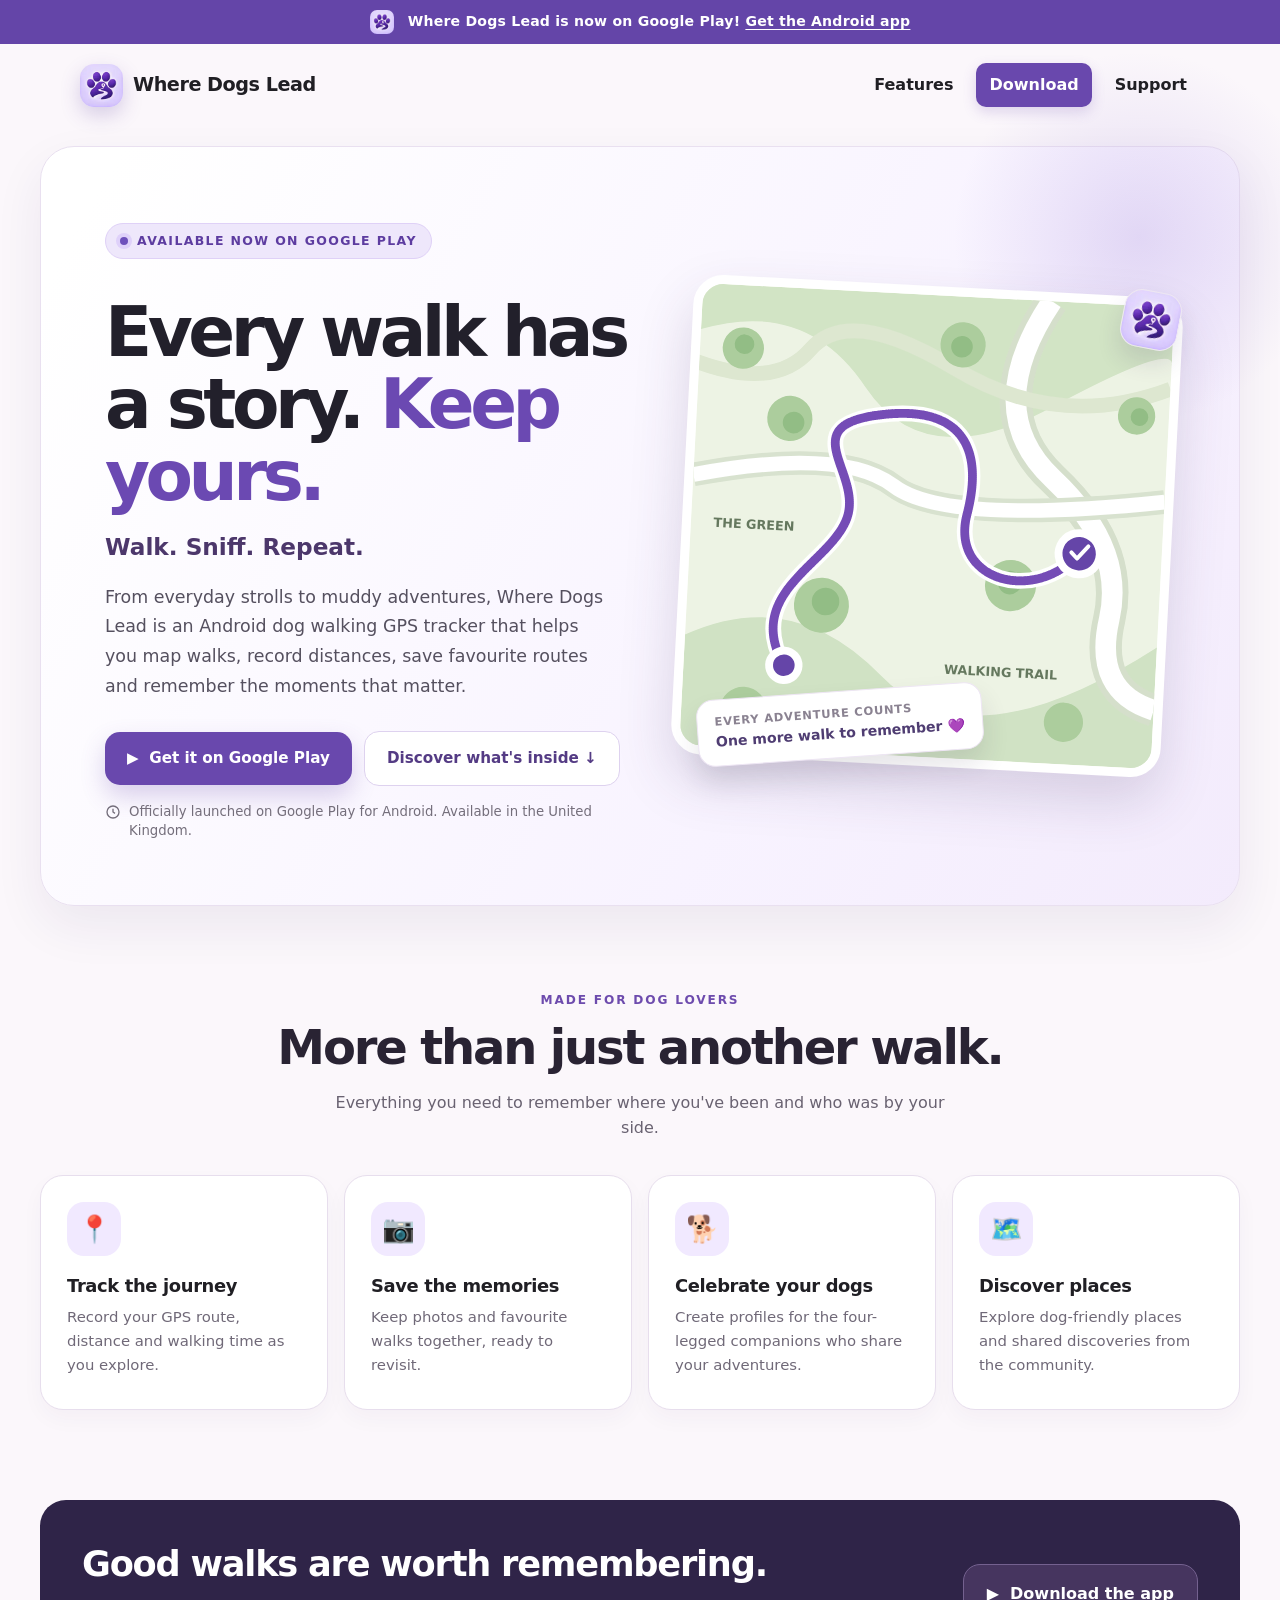
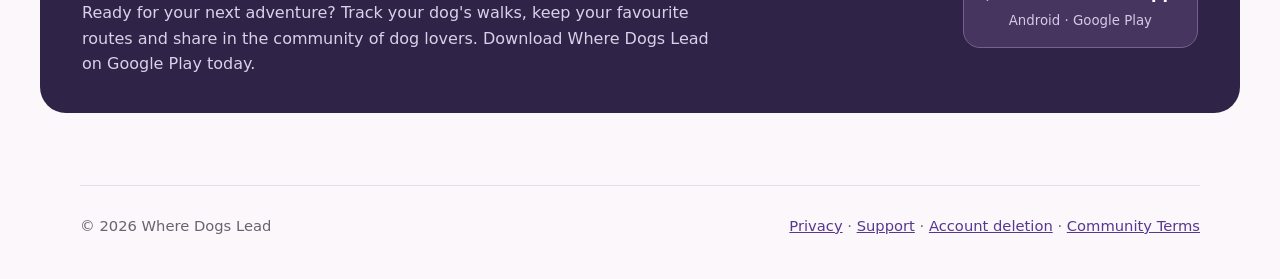
<file: index.html>
<!doctype html>
<html lang="en-GB">
<head>
  <meta charset="utf-8">
  <meta name="viewport" content="width=device-width, initial-scale=1">
  <meta name="theme-color" content="#f8f5fc">
  <meta name="description" content="Where Dogs Lead is a GPS dog walking tracker for Android. Map your walks, record distance and time, save photos, create dog profiles and discover places.">
  <meta name="robots" content="index, follow">
  <link rel="canonical" href="https://wheredogslead.co.uk/">
  <meta property="og:site_name" content="Where Dogs Lead">
  <meta property="og:title" content="Where Dogs Lead | GPS Dog Walking Tracker for Android">
  <meta property="og:description" content="Walk. Sniff. Repeat. Track dog walks, explore GPS routes, save memories and discover dog-friendly places. Download on Google Play.">
  <meta property="og:type" content="website">
  <meta property="og:url" content="https://wheredogslead.co.uk/">
  <meta name="twitter:card" content="summary">
  <meta name="twitter:title" content="Where Dogs Lead | GPS Dog Walking Tracker">
  <meta name="twitter:description" content="Walk. Sniff. Repeat. Track your walks, keep memories and discover places with Where Dogs Lead on Android.">
  <title>GPS Dog Walking Tracker &amp; Routes | Where Dogs Lead</title>
  <script type="application/ld+json">
  {
    "@context": "https://schema.org",
    "@type": "SoftwareApplication",
    "name": "Where Dogs Lead",
    "description": "An Android app for tracking dog walks by GPS, recording distance and duration, saving walk photos, creating dog profiles and discovering dog-friendly places.",
    "applicationCategory": "LifestyleApplication",
    "operatingSystem": "Android",
    "url": "https://wheredogslead.co.uk/",
    "downloadUrl": "https://play.google.com/store/apps/details?id=com.pawruki.app",
    "publisher": { "@type": "Organization", "name": "PocketForge Studio" }
  }
  </script>
  <link rel="stylesheet" href="styles.css">
  <style>
    /* Launch announcement styles: scoped to this homepage only. */
    .launch-page { overflow: hidden; }
    .launch-page .site-header { max-width: 1200px; position:relative; z-index:50; }
    .launch-page .site-header nav { position:relative; z-index:51; display:flex; flex-wrap:wrap; align-items:center; gap:10px; }
    .launch-page .site-header nav a { position:relative; z-index:52; display:inline-flex; align-items:center; min-height:44px; padding:9px 13px; border-radius:10px; cursor:pointer; pointer-events:auto; text-decoration:none; }
    .launch-page .site-header nav a:hover { background:#eee7fb; color:#54318c; }
    .launch-page .site-header nav .nav-download { color:#fff; background:#6948ad; box-shadow:0 5px 14px rgba(105,72,173,.2); }
    .launch-page .site-header nav .nav-download:hover { color:#fff; background:#533688; }
    .launch-page .brand { font-size: 1.2rem; letter-spacing: -.025em; }
    .launch-page .brand-symbol { width: 43px; height: 43px; display: grid; place-items: center; color: #fff; background: #6546a8; border-radius: 14px; box-shadow: 0 8px 20px rgba(87,55,156,.22); font-size: 1.35rem; }
    .launch-page nav a:focus-visible, .launch-page a:focus-visible { outline: 3px solid #9b7bed; outline-offset: 4px; border-radius: 4px; }
    .launch-banner { background: #6445a8; color: #fff; padding: 10px 20px; text-align: center; font-size: .88rem; font-weight: 700; letter-spacing: .015em; }
    .launch-banner span { display: inline-block; margin-right: 8px; }
    .launch-container { width: min(1200px, calc(100% - 44px)); margin-left: auto; margin-right: auto; }
    .launch-hero { margin-top: 20px; background: linear-gradient(120deg,#fff 5%,#f8f3ff 65%,#f3ebfc); border: 1px solid #e9e0f0; border-radius: 34px; box-shadow: 0 20px 50px rgba(49,31,90,.07); display:grid; grid-template-columns: 1.05fr .95fr; align-items: center; min-height: 570px; gap: 26px; padding: clamp(28px,5vw,65px); position: relative; isolation: isolate; }
    .launch-hero::before { content:""; position:absolute; z-index:-1; width:380px; height:380px; right:-90px; top:-100px; border-radius:50%; background:radial-gradient(circle,rgba(156,129,215,.24),transparent 69%); }
    .launch-kicker { display:inline-flex; align-items:center; gap:9px; color:#5d3ca0; background:#eee7fb; border:1px solid #dfd1f7; padding:7px 14px; border-radius:30px; font-size:.78rem; text-transform:uppercase; letter-spacing:.11em; font-weight:800; }
    .launch-kicker-dot { width:8px; height:8px; border-radius:50%; background:#6e50bc; box-shadow:0 0 0 4px #dfd1fa; }
    .launch-hero h1 { max-width: 680px; font-size:clamp(2.9rem,5.4vw,5.1rem); line-height:1.04; letter-spacing:-.065em; margin:25px 0 15px; color:#22202b; }
    .launch-hero h1 em { font-style:normal; color:#6b49b2; }
    .launch-tagline { font-size:clamp(1.15rem,2.1vw,1.45rem); color:#4c376b; font-weight:800; margin:0 0 18px; }
    .launch-intro { color:#55505f; font-size:1.09rem; max-width:510px; line-height:1.7; margin:0; }
    .launch-buttons { display:flex; gap:12px; flex-wrap:wrap; margin:30px 0 16px; align-items:center; }
    .launch-pill { display:inline-flex; align-items:center; gap:10px; border-radius:15px; padding:14px 22px; font-size:.95rem; font-weight:800; text-decoration:none; }
    .launch-primary { color:#fff; background:#6948ad; box-shadow:0 11px 24px rgba(105,72,173,.24); }
    .launch-secondary { color:#543b84; background:#fff; border:1px solid #ded2ef; }
    .launch-secondary:hover { background:#f3ecfe; }
    .launch-note { display:flex; align-items:flex-start; gap:8px; color:#746e7b; font-size:.83rem; line-height:1.5; margin:0; }
    .launch-note svg { flex:0 0 16px; margin-top:2px; }
    .launch-art { position:relative; min-height:445px; display:flex; align-items:center; justify-content:center; }
    .launch-map { background:#f5f9ef; width:100%; max-width:490px; border:9px solid #fff; border-radius:30px; box-shadow:0 25px 54px rgba(66,47,93,.17); overflow:hidden; transform:rotate(3deg); }
    .launch-map svg { display:block; width:100%; height:auto; }
    .launch-map-label { position:absolute; bottom:8px; left:18px; color:#4f3d72; padding:12px 17px; background:#fff; border:1px solid #eee6f4; box-shadow:0 15px 26px rgba(52,42,68,.12); border-radius:17px; transform:rotate(-4deg); font-size:.88rem; font-weight:750; }
    .launch-map-label span { display:block; color:#8a8291; font-size:.72rem; font-weight:600; text-transform:uppercase; letter-spacing:.065em; }
    .launch-paw-float { position:absolute; top:5px; right:-5px; font-size:2.5rem; background:#fff; border:1px solid #eee8f2; padding:10px; border-radius:18px; transform:rotate(11deg); box-shadow:0 14px 22px rgba(55,42,89,.12); }
    .launch-section { padding:85px 0 30px; }
    .launch-section-head { max-width:780px; margin:0 auto 34px; text-align:center; }
    .launch-eyebrow { font-size:.76rem; text-transform:uppercase; letter-spacing:.15em; color:#6d4bad; font-weight:850; margin:0 0 9px; }
    .launch-section h2 { margin:0; color:#292333; font-size:clamp(2rem,3.8vw,3rem); line-height:1.14; letter-spacing:-.045em; }
    .launch-section-lead { color:#696271; max-width:620px; margin:15px auto 0; }
    .launch-features { display:grid; grid-template-columns:repeat(4,minmax(0,1fr)); gap:16px; }
    .launch-feature { background:#fff; border:1px solid #e7deed; border-radius:23px; padding:26px; min-height:235px; box-shadow:0 9px 22px rgba(55,41,85,.035); }
    .launch-feature-icon { width:54px; height:54px; background:#f1e9ff; border-radius:17px; display:grid; place-items:center; font-size:1.65rem; margin-bottom:19px; }
    .launch-feature h3 { font-size:1.12rem; line-height:1.25; letter-spacing:-.02em; margin:0 0 9px; }
    .launch-feature p { color:#706978; margin:0; font-size:.93rem; line-height:1.6; }
    .launch-bottom { margin-top:60px; margin-bottom:72px; padding:36px 42px; background:#2f2448; color:#fff; border-radius:26px; display:flex; justify-content:space-between; align-items:center; gap:25px; }
    .launch-bottom h2 { font-size:clamp(1.5rem,3vw,2.2rem); letter-spacing:-.035em; margin:0 0 8px; color:#fff; }
    .launch-bottom p { color:#d9d1e8; margin:0; max-width:640px; }
    .launch-status { text-align:center; flex:0 0 auto; background:#46355f; padding:16px 23px; border:1px solid #74618f; border-radius:17px; font-weight:800; }
    .launch-status small { display:block; font-weight:500; color:#d5c8e9; margin-top:3px; }
    .launch-primary:hover, .launch-status:hover { background:#533688; }
    .launch-page .launch-banner a:hover { color:#f4dfff !important; }
    .launch-page footer { max-width:1200px; }
    @media(max-width:950px) {
      .launch-hero { grid-template-columns:1fr; padding:45px 38px 24px; }
      .launch-hero h1 { max-width:720px; }
      .launch-art { min-height:350px; max-width:530px; width:100%; margin:0 auto; }
      .launch-map { max-width:400px; }
      .launch-features { grid-template-columns:repeat(2,minmax(0,1fr)); }
    }
    @media(max-width:600px) {
      .launch-container { width:calc(100% - 26px); }
      .launch-page .site-header { align-items:center; padding-top:0; gap:10px; }
      .launch-page .brand { font-size:1rem; }
      .launch-page .brand-symbol { width:36px; height:36px; border-radius:11px; }
      .launch-page .site-header nav { gap:4px; font-size:.82rem; }
      .launch-page .site-header nav a { padding:7px 9px; min-height:44px; }
      .launch-banner { font-size:.77rem; }
      .launch-hero { margin-top:10px; padding:34px 22px 25px; gap:5px; border-radius:24px; }
      .launch-hero h1 { font-size:clamp(2.65rem,12vw,4rem); margin-top:21px; }
      .launch-intro { font-size:1rem; }
      .launch-buttons { margin-top:24px; }
      .launch-pill { width:100%; justify-content:center; text-align:center; }
      .launch-art { min-height:270px; margin-top:19px; }
      .launch-map { width:92%; max-width:335px; border-width:6px; border-radius:22px; }
      .launch-paw-float { top:0; right:0; font-size:1.6rem; }
      .launch-map-label { left:0; bottom:0; font-size:.75rem; }
      .launch-section { padding-top:62px; }
      .launch-features { grid-template-columns:1fr; gap:12px; }
      .launch-feature { min-height:0; padding:23px; }
      .launch-bottom { margin-top:40px; margin-bottom:45px; padding:30px 24px; flex-direction:column; align-items:stretch; }
      .launch-status { text-align:left; }
    }
    @media(prefers-reduced-motion:reduce) { html {scroll-behavior:auto;} }
  
    /* Reuse the original lavender paw-and-route logo throughout the launch header. */
    .launch-page { --official-paw-logo: url("[data-uri]"); }
    .launch-page .brand-symbol { background: var(--official-paw-logo) center / cover no-repeat; }
    .launch-page .launch-banner .announcement-logo { display:inline-block; vertical-align:middle; width:24px; height:24px; margin-right:9px; border-radius:7px; background:var(--official-paw-logo) center / cover no-repeat; }
    .launch-page .launch-paw-float { width:58px; height:58px; padding:0; background:var(--official-paw-logo) center / cover no-repeat; }
    @media(max-width:600px){ .launch-page .launch-paw-float { width:48px; height:48px; } }
</style>
</head>
<body class="launch-page">
  <div class="launch-banner"><span class="announcement-logo" aria-hidden="true"></span> Where Dogs Lead is now on Google Play! <a href="https://play.google.com/store/apps/details?id=com.pawruki.app" target="_blank" rel="noopener noreferrer" style="color:#fff; text-decoration:underline; text-underline-offset:3px;">Get the Android app</a></div>
  <header class="site-header">
    <a class="brand" href="index.html" aria-label="Where Dogs Lead home">
      <span class="brand-symbol" aria-hidden="true"></span><span>Where Dogs Lead</span>
    </a>
    <nav aria-label="Main navigation">
      <a href="#features">Features</a>
      <a class="nav-download" href="https://play.google.com/store/apps/details?id=com.pawruki.app" aria-label="Download Where Dogs Lead on Google Play">Download</a>
      <a href="https://wheredogslead.co.uk/support.html">Support</a>
    </nav>
  </header>
  <main>
    <section class="launch-hero launch-container" aria-labelledby="launch-title">
      <div class="launch-copy">
        <p class="launch-kicker"><span class="launch-kicker-dot" aria-hidden="true"></span> Available now on Google Play</p>
        <h1 id="launch-title">Every walk has a story. <em>Keep yours.</em></h1>
        <p class="launch-tagline">Walk. Sniff. Repeat.</p>
        <p class="launch-intro">From everyday strolls to muddy adventures, Where Dogs Lead is an Android dog walking GPS tracker that helps you map walks, record distances, save favourite routes and remember the moments that matter.</p>
        <div class="launch-buttons">
          <a class="launch-pill launch-primary" href="https://play.google.com/store/apps/details?id=com.pawruki.app" aria-label="Download Where Dogs Lead from Google Play">▶ &nbsp;Get it on Google Play</a>
          <a class="launch-pill launch-secondary" href="#features">Discover what's inside ↓</a>
        </div>
        <p class="launch-note">
          <svg xmlns="http://www.w3.org/2000/svg" width="16" height="16" viewBox="0 0 24 24" fill="none" stroke="currentColor" stroke-width="2" aria-hidden="true"><circle cx="12" cy="12" r="9"/><path d="M12 7v5l3 2"/></svg>
          Officially launched on Google Play for Android. Available in the United Kingdom.
        </p>
      </div>
      <div class="launch-art">
        <div class="launch-map" aria-label="Illustration of a winding walking trail through green countryside" role="img">
          <svg viewBox="0 0 480 470" xmlns="http://www.w3.org/2000/svg" aria-hidden="true">
            <rect width="480" height="470" fill="#edf3e4"/>
            <path d="M0 47 Q105 10 170 97 T360 108 T480 60 V0 H0Z" fill="#d2e4c5"/>
            <path d="M0 358 Q108 302 202 390 T480 346 V470 H0Z" fill="#d0e2c4"/>
            <path d="M355 0 Q287 114 365 180 T430 320 T480 410" fill="none" stroke="#d5dfcb" stroke-width="33"/>
            <path d="M355 0 Q287 114 365 180 T430 320 T480 410" fill="none" stroke="#fff" stroke-width="21"/>
            <path d="M0 195 Q150 159 204 196 T480 198" fill="none" stroke="#d8e2cf" stroke-width="24"/>
            <path d="M0 195 Q150 159 204 196 T480 198" fill="none" stroke="#fff" stroke-width="15"/>
            <path d="M-20 74 Q75 110 112 62 T259 73 T480 83" fill="none" stroke="#dde7d0" stroke-width="15"/>
            <g fill="#accd9d"><circle cx="44" cy="64" r="21"/><circle cx="95" cy="133" r="23"/><circle cx="137" cy="321" r="28"/><circle cx="328" cy="291" r="26"/><circle cx="447" cy="112" r="19"/><circle cx="267" cy="49" r="23"/><circle cx="63" cy="432" r="24"/><circle cx="389" cy="427" r="20"/></g>
            <g fill="#92bd85"><circle cx="45" cy="60" r="10"/><circle cx="99" cy="137" r="11"/><circle cx="141" cy="317" r="14"/><circle cx="327" cy="288" r="12"/><circle cx="450" cy="113" r="9"/><circle cx="266" cy="51" r="11"/></g>
            <path d="M102 384 C57 312 143 279 158 232 S99 141 184 125 S294 152 280 221 S354 308 396 255" fill="none" stroke="#fff" stroke-width="16" stroke-linecap="round" stroke-linejoin="round"/>
            <path d="M102 384 C57 312 143 279 158 232 S99 141 184 125 S294 152 280 221 S354 308 396 255" fill="none" stroke="#754cb6" stroke-width="9" stroke-linecap="round" stroke-linejoin="round" stroke-dasharray="1 1"/>
            <circle cx="102" cy="384" r="19" fill="#fff"/><circle cx="102" cy="384" r="11" fill="#6545a8"/>
            <circle cx="396" cy="255" r="25" fill="#fff"/><circle cx="396" cy="255" r="17" fill="#6545a8"/>
            <path d="M388 254l6 6 11-13" fill="none" stroke="#fff" stroke-linecap="round" stroke-linejoin="round" stroke-width="4"/>
            <g font-family="system-ui,sans-serif" fill="#65785e" font-size="13" font-weight="700"><text x="23" y="247">THE GREEN</text><text x="265" y="384">WALKING TRAIL</text></g>
          </svg>
        </div>
        <div class="launch-paw-float" aria-hidden="true"></div>
        <div class="launch-map-label"><span>Every adventure counts</span>One more walk to remember 💜</div>
      </div>
    </section>
    <section class="launch-section launch-container" id="features" aria-labelledby="features-title">
      <div class="launch-section-head">
        <p class="launch-eyebrow">Made for dog lovers</p>
        <h2 id="features-title">More than just another walk.</h2>
        <p class="launch-section-lead">Everything you need to remember where you've been and who was by your side.</p>
      </div>
      <div class="launch-features">
        <article class="launch-feature"><span class="launch-feature-icon" aria-hidden="true">📍</span><h3>Track the journey</h3><p>Record your GPS route, distance and walking time as you explore.</p></article>
        <article class="launch-feature"><span class="launch-feature-icon" aria-hidden="true">📷</span><h3>Save the memories</h3><p>Keep photos and favourite walks together, ready to revisit.</p></article>
        <article class="launch-feature"><span class="launch-feature-icon" aria-hidden="true">🐕</span><h3>Celebrate your dogs</h3><p>Create profiles for the four-legged companions who share your adventures.</p></article>
        <article class="launch-feature"><span class="launch-feature-icon" aria-hidden="true">🗺️</span><h3>Discover places</h3><p>Explore dog-friendly places and shared discoveries from the community.</p></article>
      </div>
    </section>
    <aside class="launch-bottom launch-container" aria-label="Launch status">
      <div><h2>Good walks are worth remembering.</h2><p>Ready for your next adventure? Track your dog's walks, keep your favourite routes and share in the community of dog lovers. Download Where Dogs Lead on Google Play today.</p></div>
      <a class="launch-status" href="https://play.google.com/store/apps/details?id=com.pawruki.app" target="_blank" rel="noopener noreferrer" style="color:#fff;text-decoration:none;">▶ &nbsp;Download the app<small>Android · Google Play</small></a>
    </aside>
  </main>
  <footer>
    <p>© 2026 Where Dogs Lead</p>
    <p><a href="privacy.html">Privacy</a> · <a href="support.html">Support</a> · <a href="account-deletion.html">Account deletion</a> · <a href="community-terms.html">Community Terms</a></p>
  </footer>
</body>
</html>
</file>
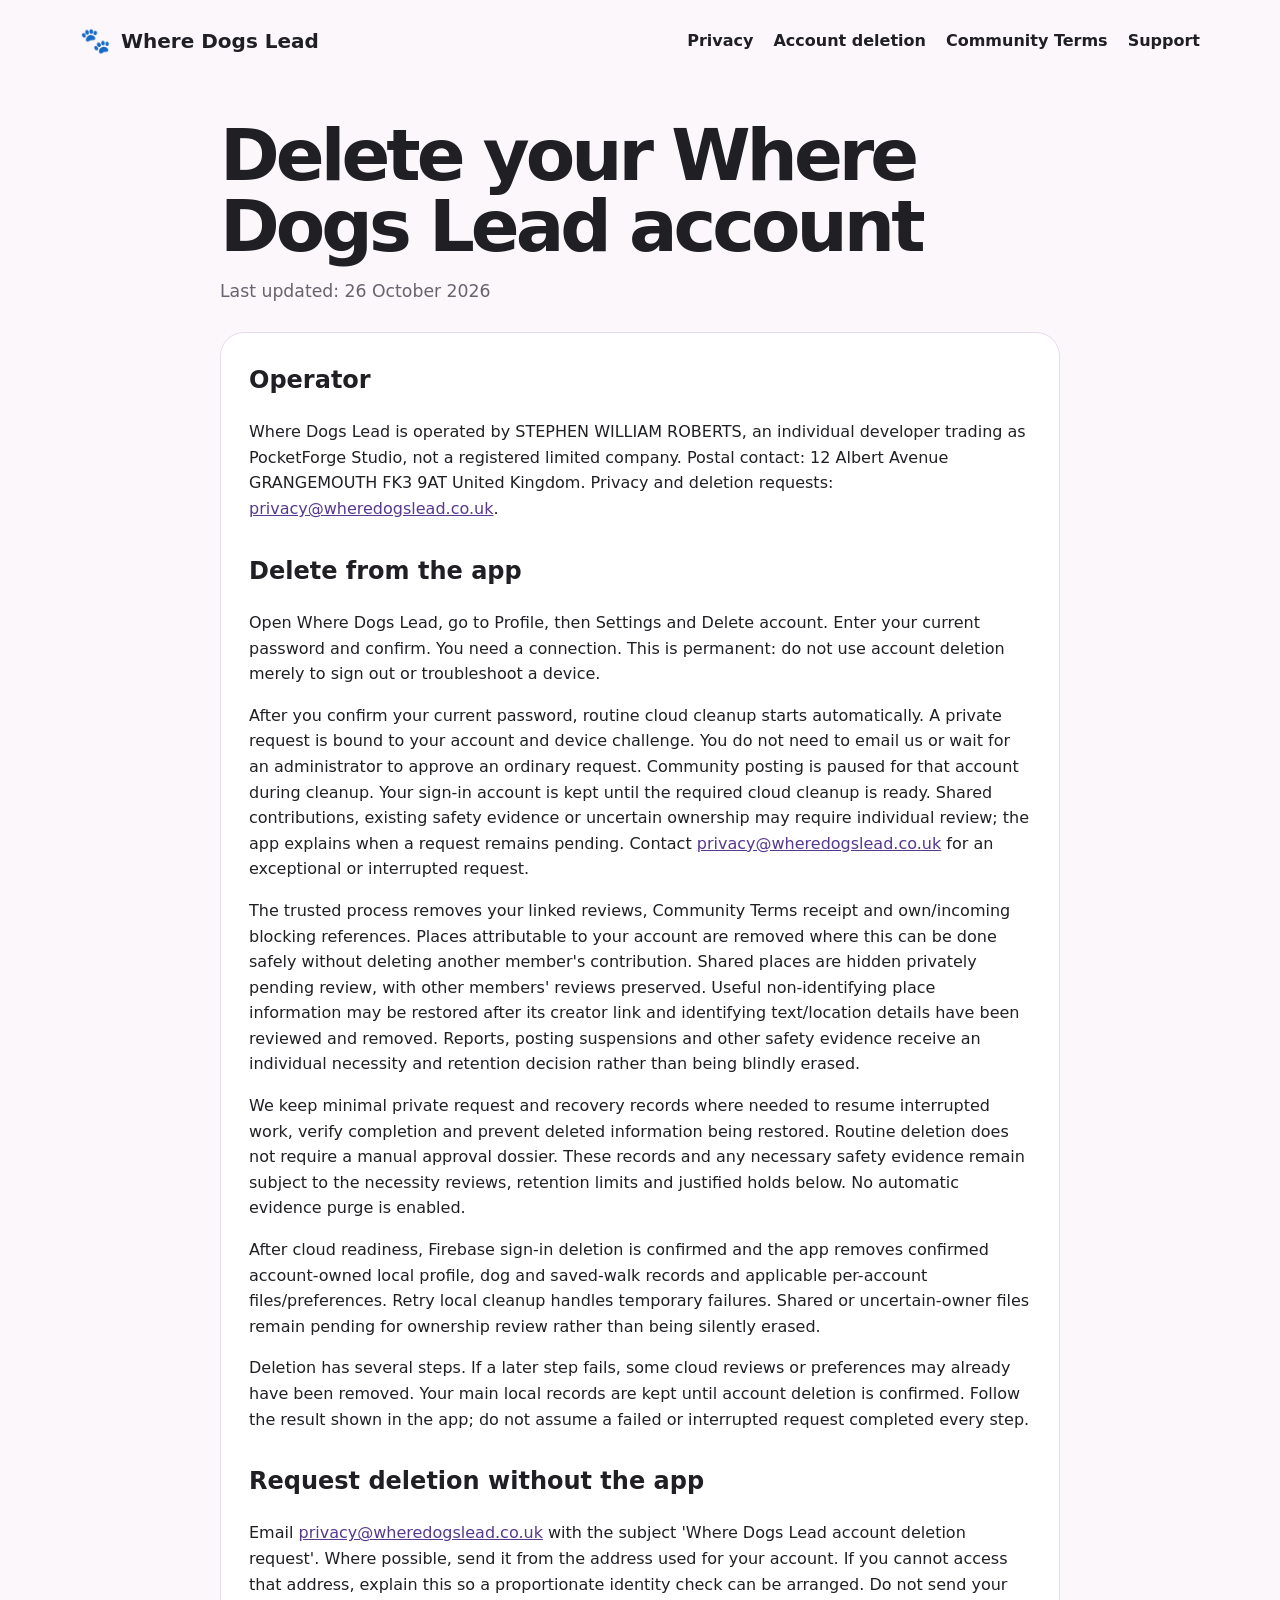
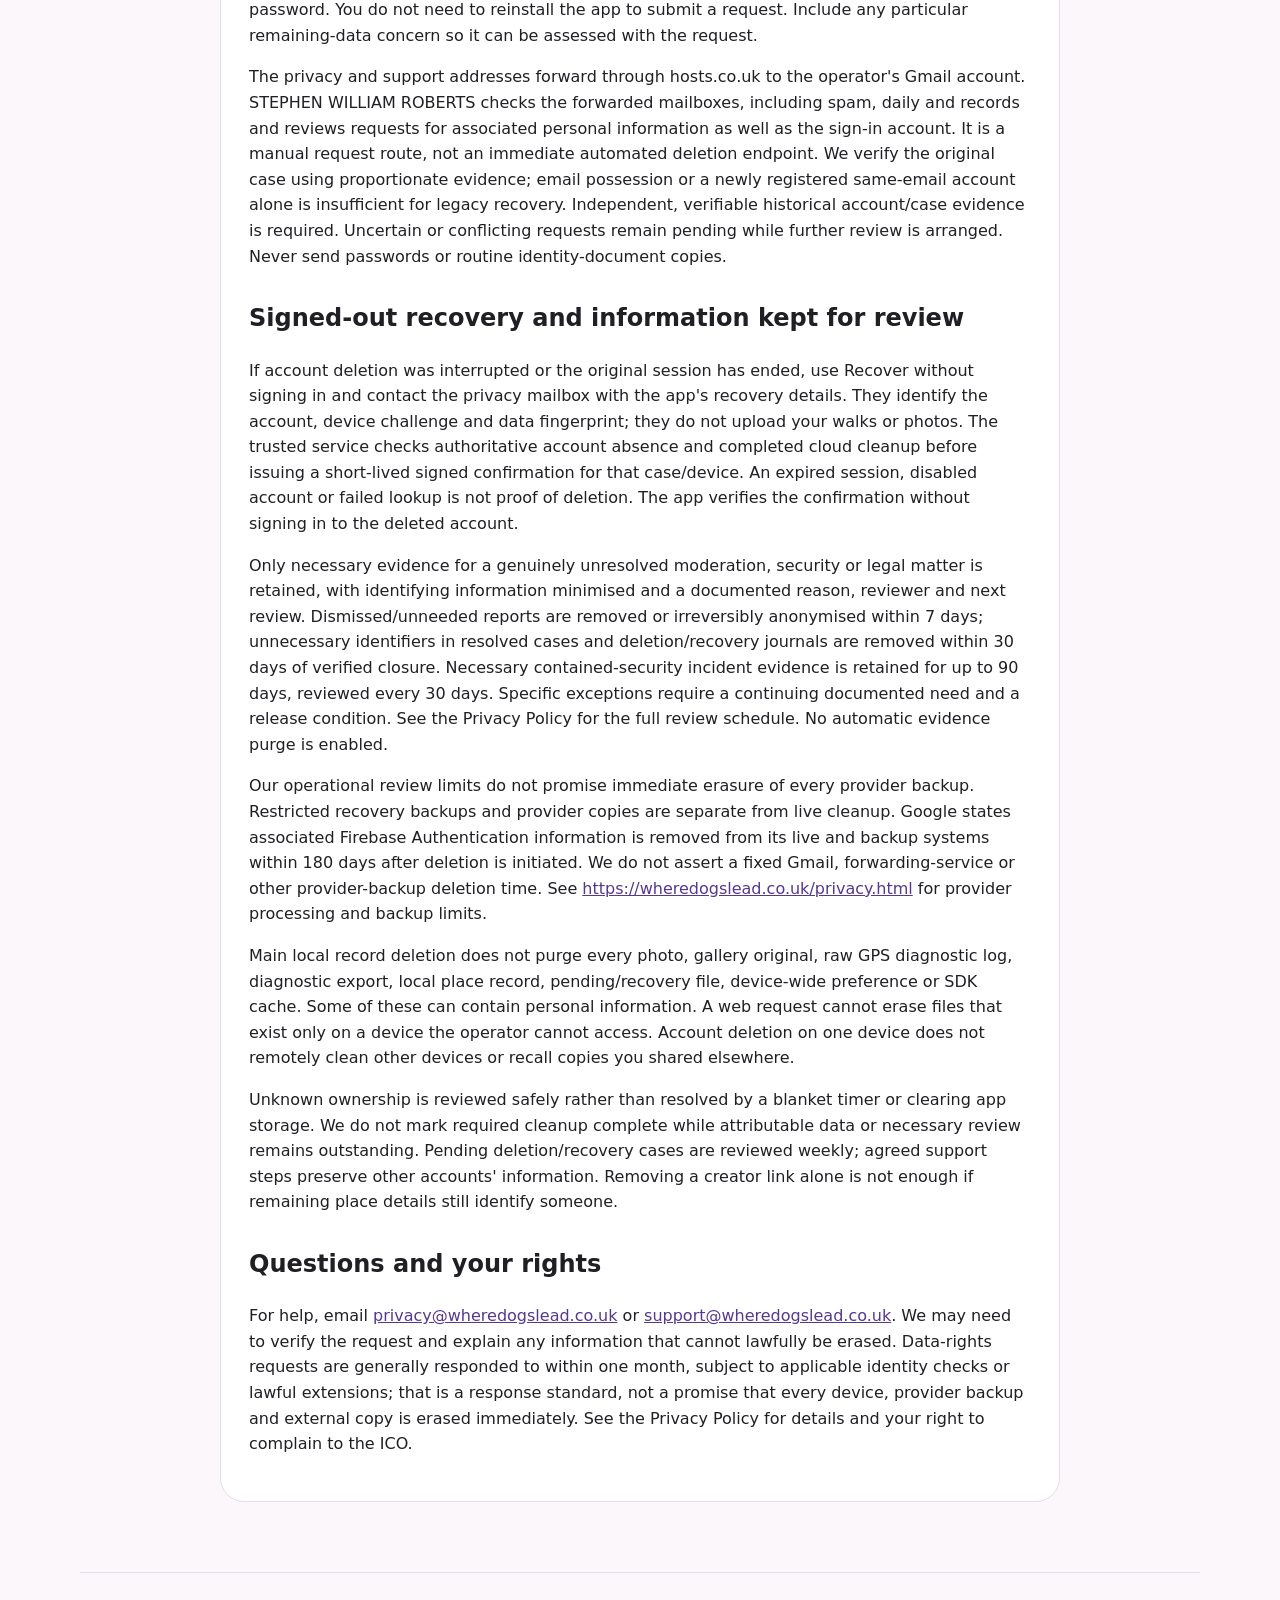
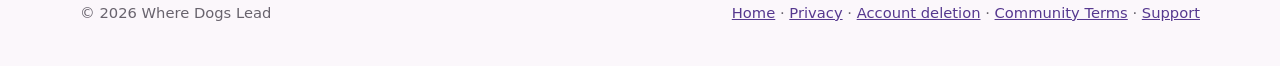
<file: account-deletion.html>
<!doctype html>
<html lang="en-GB"><head><meta charset="utf-8"><meta name="viewport" content="width=device-width, initial-scale=1"><meta name="description" content="Delete your Where Dogs Lead account for Where Dogs Lead."><title>Delete your Where Dogs Lead account — Where Dogs Lead</title><link rel="stylesheet" href="styles.css"><style>.site-header{flex-wrap:wrap}nav{flex-wrap:wrap}.content-card{overflow-wrap:anywhere}.terms-copy{white-space:pre-wrap;font:inherit;margin:0}@media(max-width:480px){.site-header{gap:12px;padding-bottom:12px}.content-card{padding:20px}}</style></head>
<body><header class="site-header"><a class="brand" href="index.html"><span class="paw" aria-hidden="true">🐾</span><span>Where Dogs Lead</span></a><nav aria-label="Policy navigation"><a href="privacy.html">Privacy</a><a href="account-deletion.html">Account deletion</a><a href="community-terms.html">Community Terms</a><a href="support.html">Support</a></nav></header><main class="page"><h1>Delete your Where Dogs Lead account</h1><p class="lead">Last updated: 26 October 2026</p><section class="content-card"><h2>Operator</h2>
<p>Where Dogs Lead is operated by STEPHEN WILLIAM ROBERTS, an individual developer trading as PocketForge Studio, not a registered limited company. Postal contact: 12 Albert Avenue GRANGEMOUTH FK3 9AT United Kingdom. Privacy and deletion requests: <a href="mailto:privacy@wheredogslead.co.uk">privacy@wheredogslead.co.uk</a>.</p>
<h2>Delete from the app</h2>
<p>Open Where Dogs Lead, go to Profile, then Settings and Delete account. Enter your current password and confirm. You need a connection. This is permanent: do not use account deletion merely to sign out or troubleshoot a device.</p>
<p>After you confirm your current password, routine cloud cleanup starts automatically. A private request is bound to your account and device challenge. You do not need to email us or wait for an administrator to approve an ordinary request. Community posting is paused for that account during cleanup. Your sign-in account is kept until the required cloud cleanup is ready. Shared contributions, existing safety evidence or uncertain ownership may require individual review; the app explains when a request remains pending. Contact <a href="mailto:privacy@wheredogslead.co.uk">privacy@wheredogslead.co.uk</a> for an exceptional or interrupted request.</p>
<p>The trusted process removes your linked reviews, Community Terms receipt and own/incoming blocking references. Places attributable to your account are removed where this can be done safely without deleting another member&#x27;s contribution. Shared places are hidden privately pending review, with other members&#x27; reviews preserved. Useful non-identifying place information may be restored after its creator link and identifying text/location details have been reviewed and removed. Reports, posting suspensions and other safety evidence receive an individual necessity and retention decision rather than being blindly erased.</p>
<p>We keep minimal private request and recovery records where needed to resume interrupted work, verify completion and prevent deleted information being restored. Routine deletion does not require a manual approval dossier. These records and any necessary safety evidence remain subject to the necessity reviews, retention limits and justified holds below. No automatic evidence purge is enabled.</p>
<p>After cloud readiness, Firebase sign-in deletion is confirmed and the app removes confirmed account-owned local profile, dog and saved-walk records and applicable per-account files/preferences. Retry local cleanup handles temporary failures. Shared or uncertain-owner files remain pending for ownership review rather than being silently erased.</p>
<p>Deletion has several steps. If a later step fails, some cloud reviews or preferences may already have been removed. Your main local records are kept until account deletion is confirmed. Follow the result shown in the app; do not assume a failed or interrupted request completed every step.</p>
<h2>Request deletion without the app</h2>
<p>Email <a href="mailto:privacy@wheredogslead.co.uk">privacy@wheredogslead.co.uk</a> with the subject &#x27;Where Dogs Lead account deletion request&#x27;. Where possible, send it from the address used for your account. If you cannot access that address, explain this so a proportionate identity check can be arranged. Do not send your password. You do not need to reinstall the app to submit a request. Include any particular remaining-data concern so it can be assessed with the request.</p>
<p>The privacy and support addresses forward through hosts.co.uk to the operator&#x27;s Gmail account. STEPHEN WILLIAM ROBERTS checks the forwarded mailboxes, including spam, daily and records and reviews requests for associated personal information as well as the sign-in account. It is a manual request route, not an immediate automated deletion endpoint. We verify the original case using proportionate evidence; email possession or a newly registered same-email account alone is insufficient for legacy recovery. Independent, verifiable historical account/case evidence is required. Uncertain or conflicting requests remain pending while further review is arranged. Never send passwords or routine identity-document copies.</p>
<h2>Signed-out recovery and information kept for review</h2>
<p>If account deletion was interrupted or the original session has ended, use Recover without signing in and contact the privacy mailbox with the app&#x27;s recovery details. They identify the account, device challenge and data fingerprint; they do not upload your walks or photos. The trusted service checks authoritative account absence and completed cloud cleanup before issuing a short-lived signed confirmation for that case/device. An expired session, disabled account or failed lookup is not proof of deletion. The app verifies the confirmation without signing in to the deleted account.</p>
<p>Only necessary evidence for a genuinely unresolved moderation, security or legal matter is retained, with identifying information minimised and a documented reason, reviewer and next review. Dismissed/unneeded reports are removed or irreversibly anonymised within 7 days; unnecessary identifiers in resolved cases and deletion/recovery journals are removed within 30 days of verified closure. Necessary contained-security incident evidence is retained for up to 90 days, reviewed every 30 days. Specific exceptions require a continuing documented need and a release condition. See the Privacy Policy for the full review schedule. No automatic evidence purge is enabled.</p>
<p>Our operational review limits do not promise immediate erasure of every provider backup. Restricted recovery backups and provider copies are separate from live cleanup. Google states associated Firebase Authentication information is removed from its live and backup systems within 180 days after deletion is initiated. We do not assert a fixed Gmail, forwarding-service or other provider-backup deletion time. See <a href="https://wheredogslead.co.uk/privacy.html">https://wheredogslead.co.uk/privacy.html</a> for provider processing and backup limits.</p>
<p>Main local record deletion does not purge every photo, gallery original, raw GPS diagnostic log, diagnostic export, local place record, pending/recovery file, device-wide preference or SDK cache. Some of these can contain personal information. A web request cannot erase files that exist only on a device the operator cannot access. Account deletion on one device does not remotely clean other devices or recall copies you shared elsewhere.</p>
<p>Unknown ownership is reviewed safely rather than resolved by a blanket timer or clearing app storage. We do not mark required cleanup complete while attributable data or necessary review remains outstanding. Pending deletion/recovery cases are reviewed weekly; agreed support steps preserve other accounts&#x27; information. Removing a creator link alone is not enough if remaining place details still identify someone.</p>
<h2>Questions and your rights</h2>
<p>For help, email <a href="mailto:privacy@wheredogslead.co.uk">privacy@wheredogslead.co.uk</a> or <a href="mailto:support@wheredogslead.co.uk">support@wheredogslead.co.uk</a>. We may need to verify the request and explain any information that cannot lawfully be erased. Data-rights requests are generally responded to within one month, subject to applicable identity checks or lawful extensions; that is a response standard, not a promise that every device, provider backup and external copy is erased immediately. See the Privacy Policy for details and your right to complain to the ICO.
</p></section></main><footer><p>© 2026 Where Dogs Lead</p><p><a href="index.html">Home</a> · <a href="privacy.html">Privacy</a> · <a href="account-deletion.html">Account deletion</a> · <a href="community-terms.html">Community Terms</a> · <a href="support.html">Support</a></p></footer></body></html>
</file>
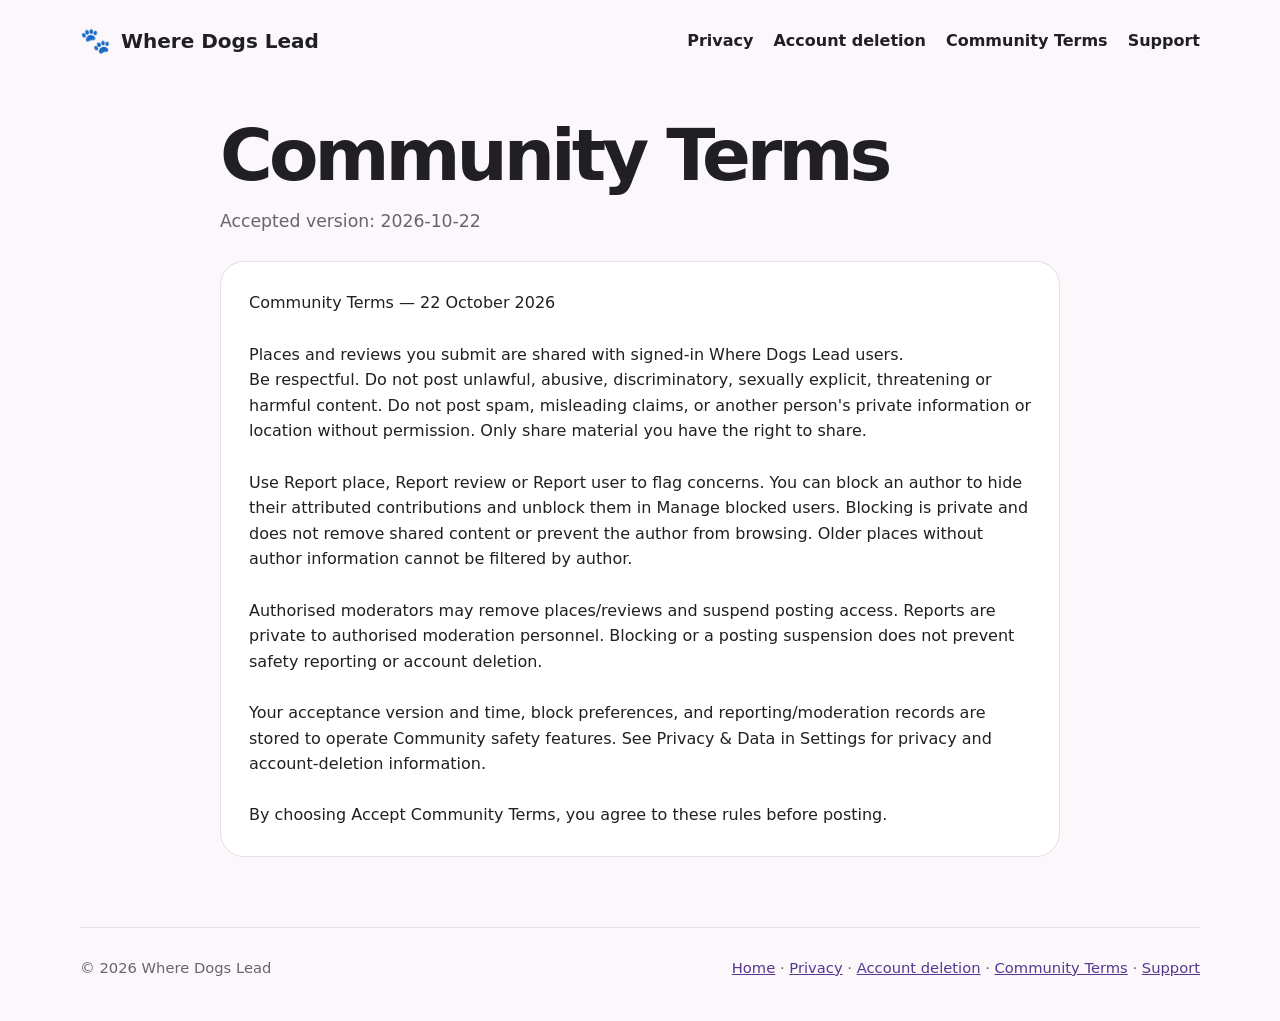
<file: community-terms.html>
<!doctype html>
<html lang="en-GB"><head><meta charset="utf-8"><meta name="viewport" content="width=device-width, initial-scale=1"><meta name="description" content="Community Terms for Where Dogs Lead."><title>Community Terms — Where Dogs Lead</title><link rel="stylesheet" href="styles.css"><style>.site-header{flex-wrap:wrap}nav{flex-wrap:wrap}.content-card{overflow-wrap:anywhere}.terms-copy{white-space:pre-wrap;font:inherit;margin:0}@media(max-width:480px){.site-header{gap:12px;padding-bottom:12px}.content-card{padding:20px}}</style></head>
<body><header class="site-header"><a class="brand" href="index.html"><span class="paw" aria-hidden="true">🐾</span><span>Where Dogs Lead</span></a><nav aria-label="Policy navigation"><a href="privacy.html">Privacy</a><a href="account-deletion.html">Account deletion</a><a href="community-terms.html">Community Terms</a><a href="support.html">Support</a></nav></header><main class="page"><h1>Community Terms</h1><p class="lead">Accepted version: 2026-10-22</p><section class="content-card"><div class="terms-copy" id="accepted-community-terms">Community Terms — 22 October 2026

Places and reviews you submit are shared with signed-in Where Dogs Lead users.
Be respectful. Do not post unlawful, abusive, discriminatory, sexually explicit, threatening or harmful content. Do not post spam, misleading claims, or another person&#x27;s private information or location without permission. Only share material you have the right to share.

Use Report place, Report review or Report user to flag concerns. You can block an author to hide their attributed contributions and unblock them in Manage blocked users. Blocking is private and does not remove shared content or prevent the author from browsing. Older places without author information cannot be filtered by author.

Authorised moderators may remove places/reviews and suspend posting access. Reports are private to authorised moderation personnel. Blocking or a posting suspension does not prevent safety reporting or account deletion.

Your acceptance version and time, block preferences, and reporting/moderation records are stored to operate Community safety features. See Privacy &amp; Data in Settings for privacy and account-deletion information.

By choosing Accept Community Terms, you agree to these rules before posting.</div></section></main><footer><p>© 2026 Where Dogs Lead</p><p><a href="index.html">Home</a> · <a href="privacy.html">Privacy</a> · <a href="account-deletion.html">Account deletion</a> · <a href="community-terms.html">Community Terms</a> · <a href="support.html">Support</a></p></footer></body></html>
</file>
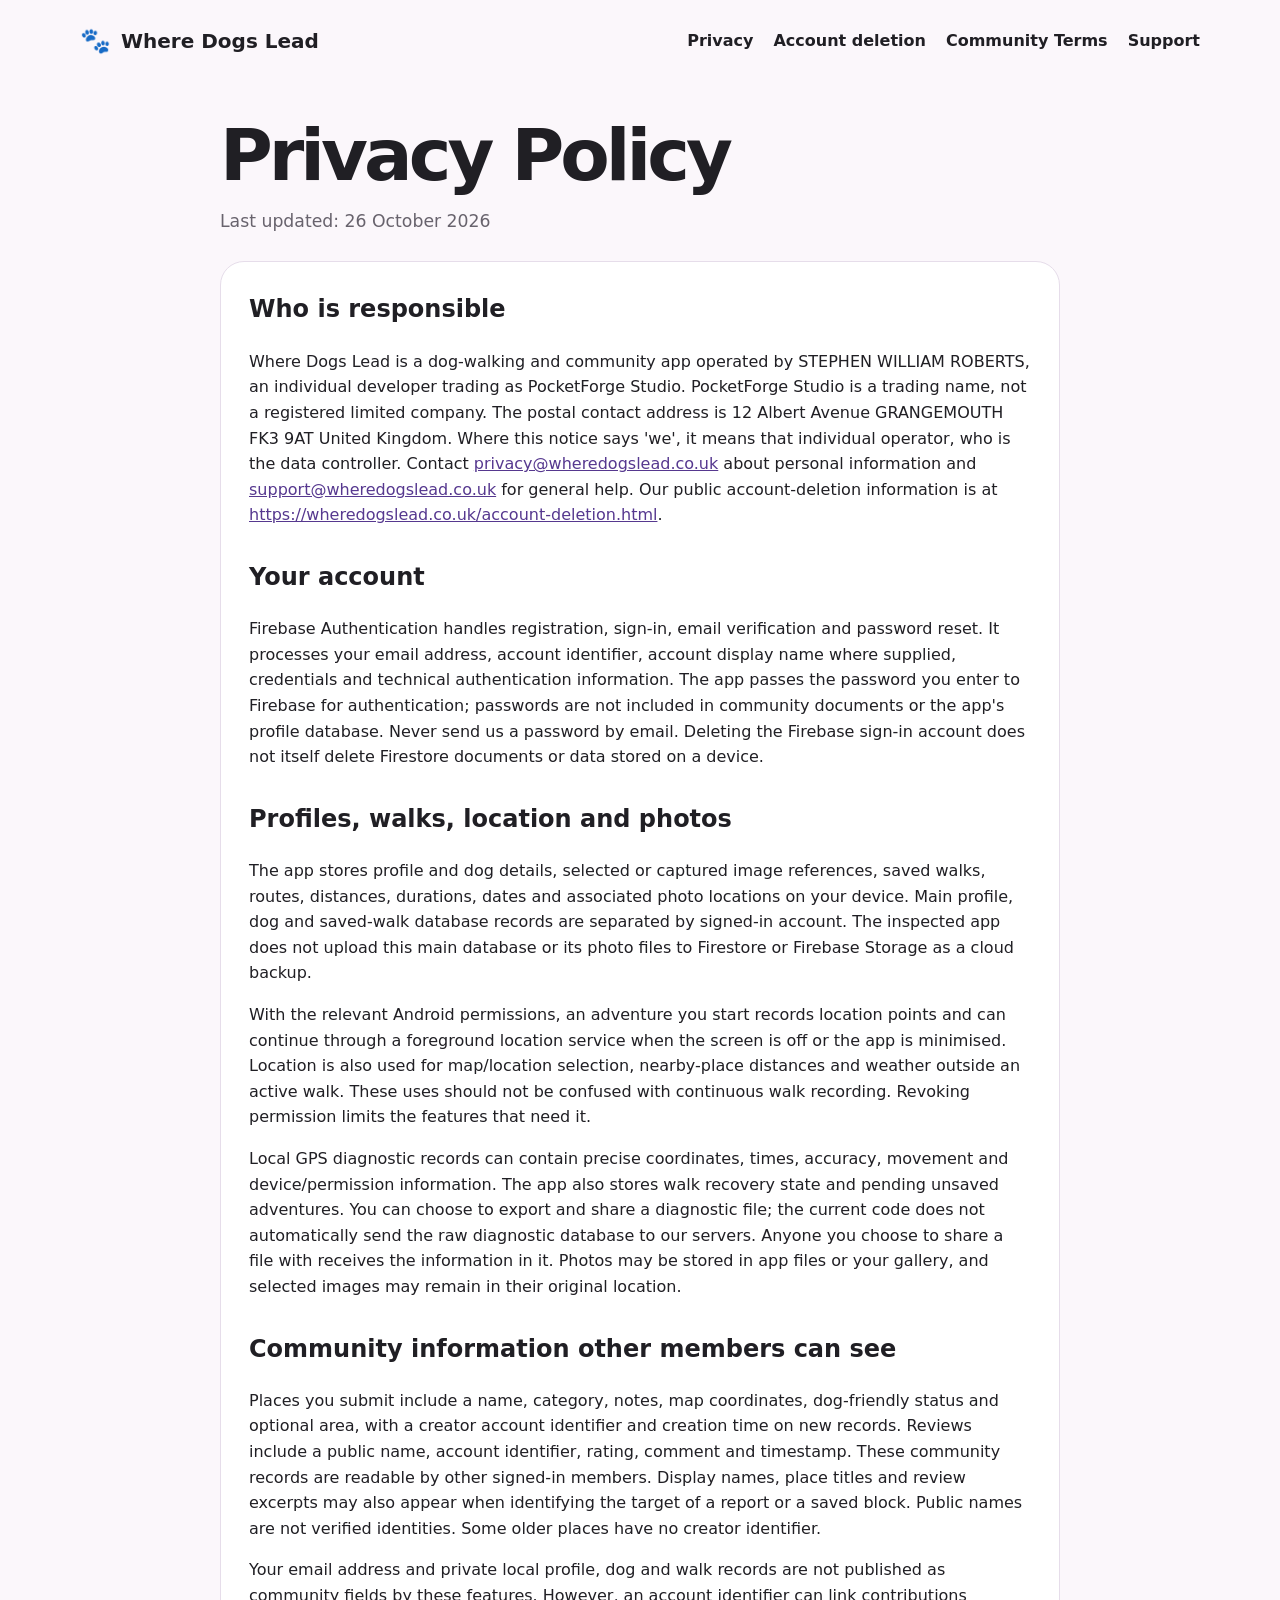
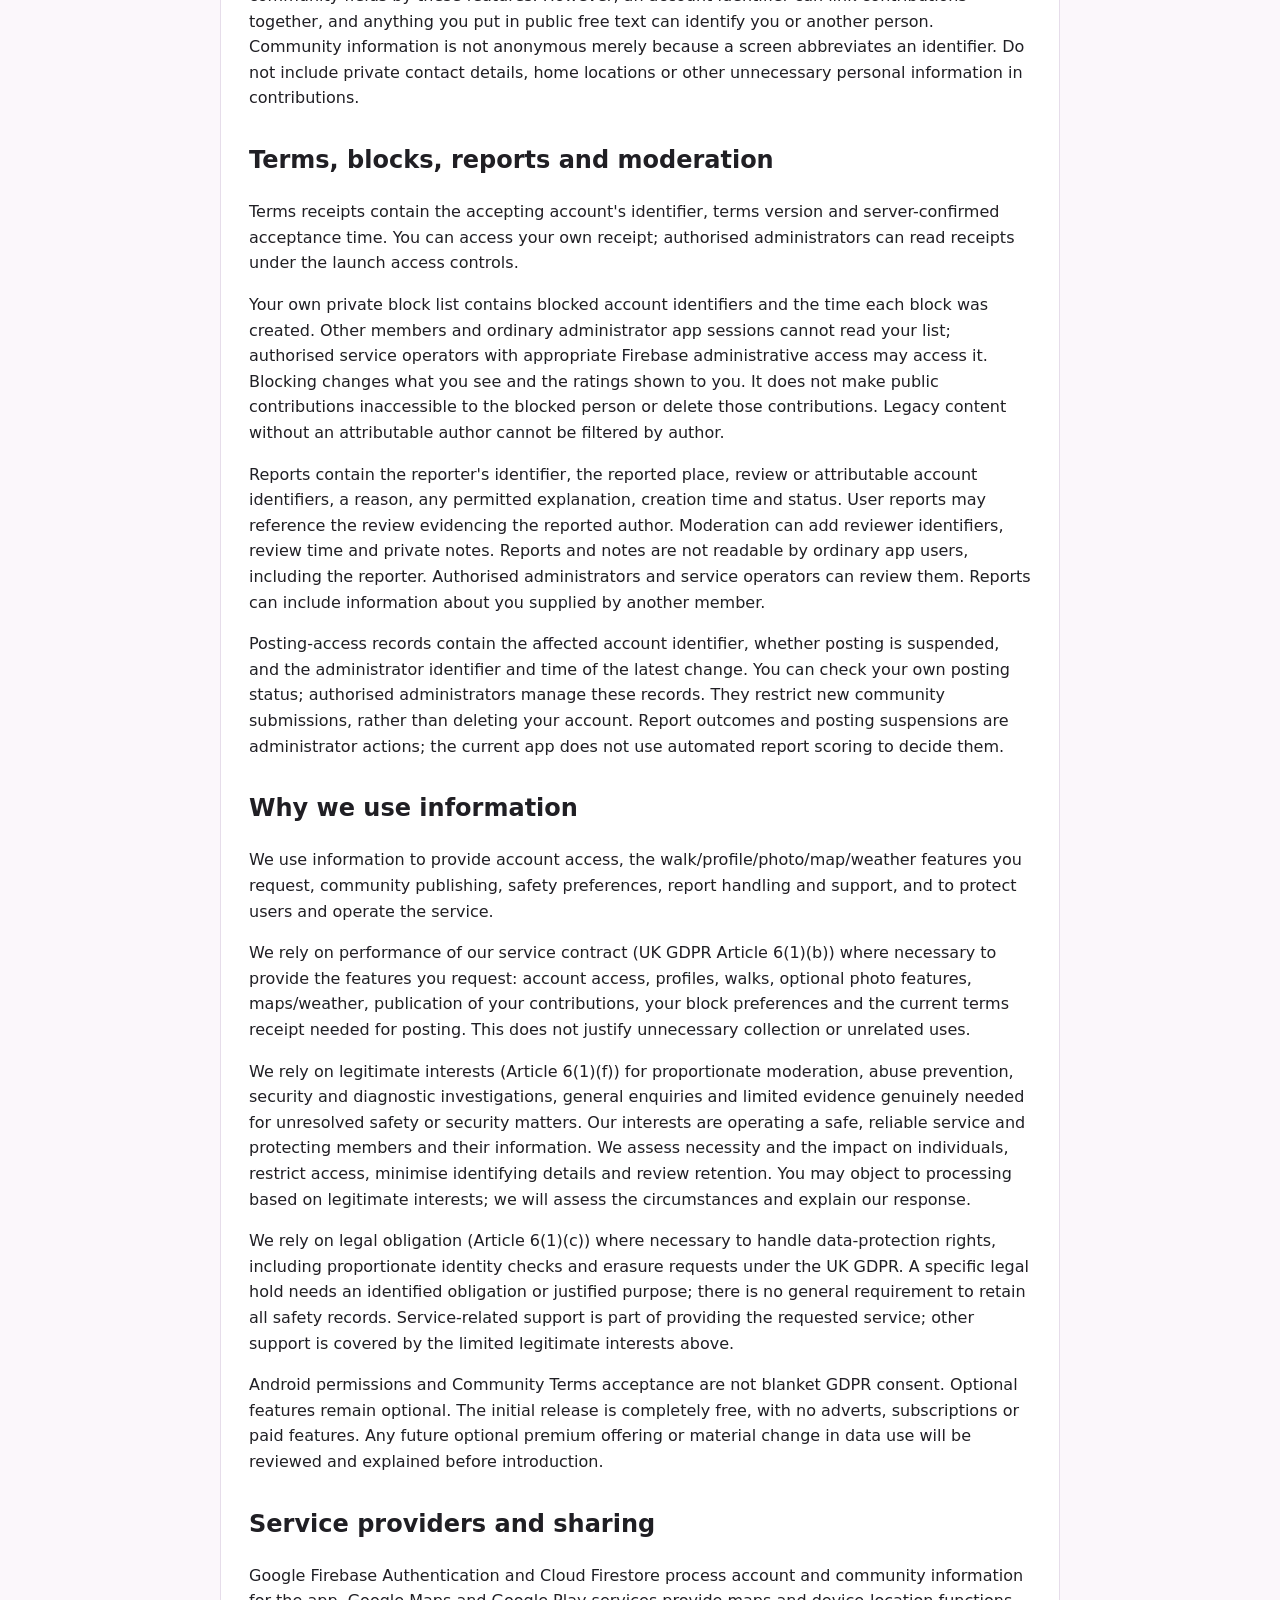
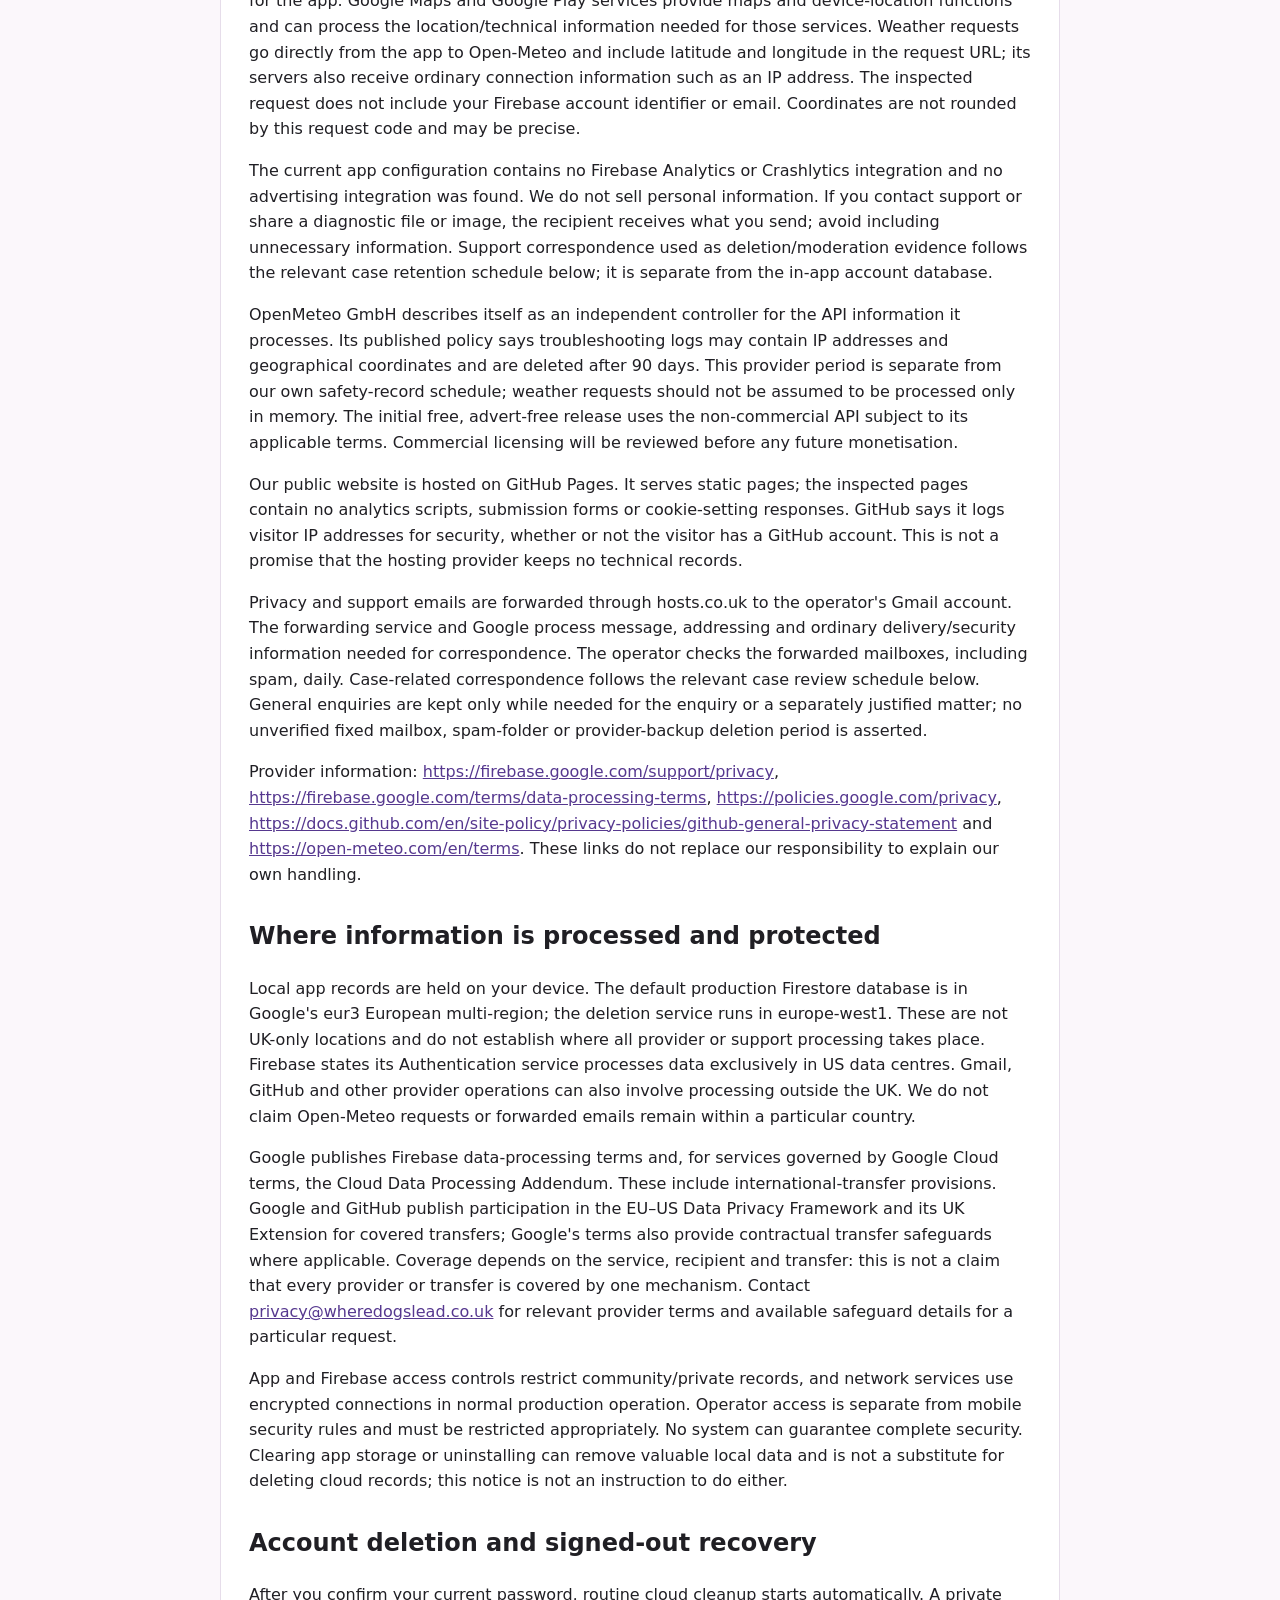
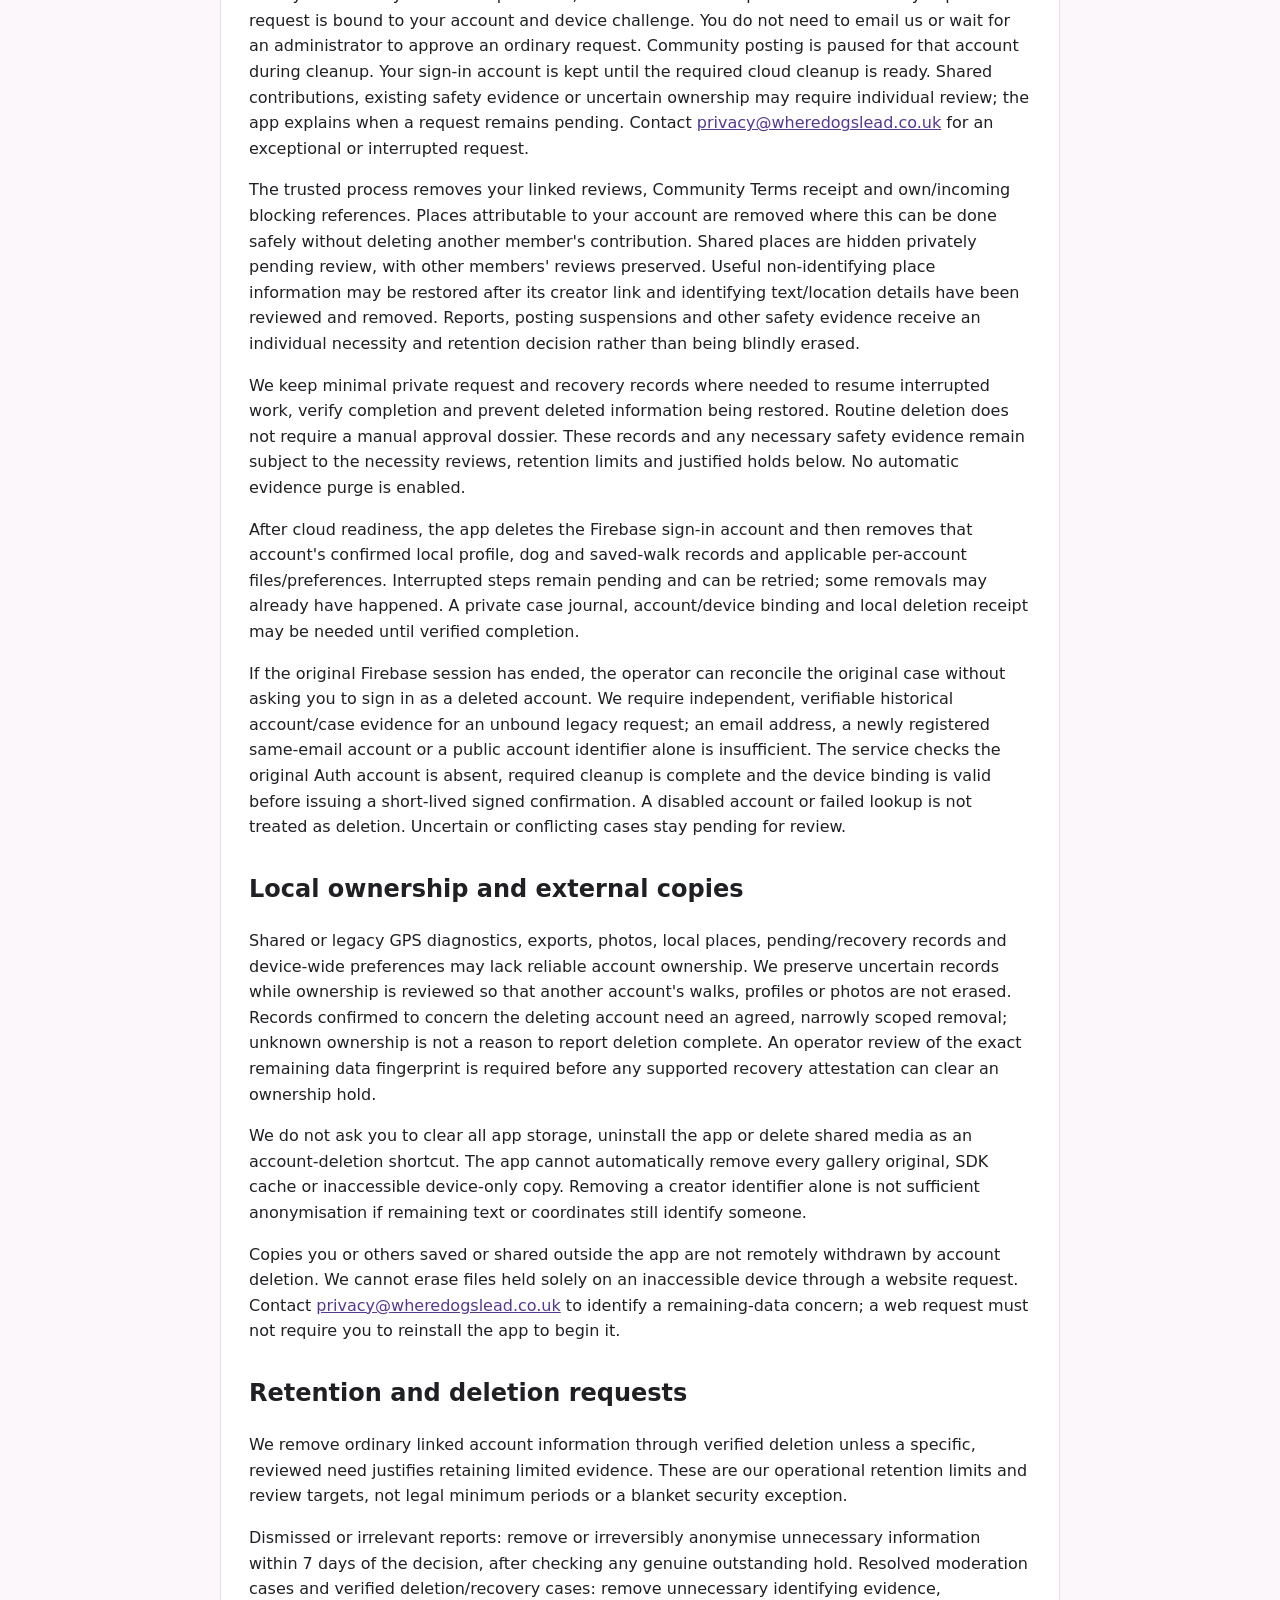
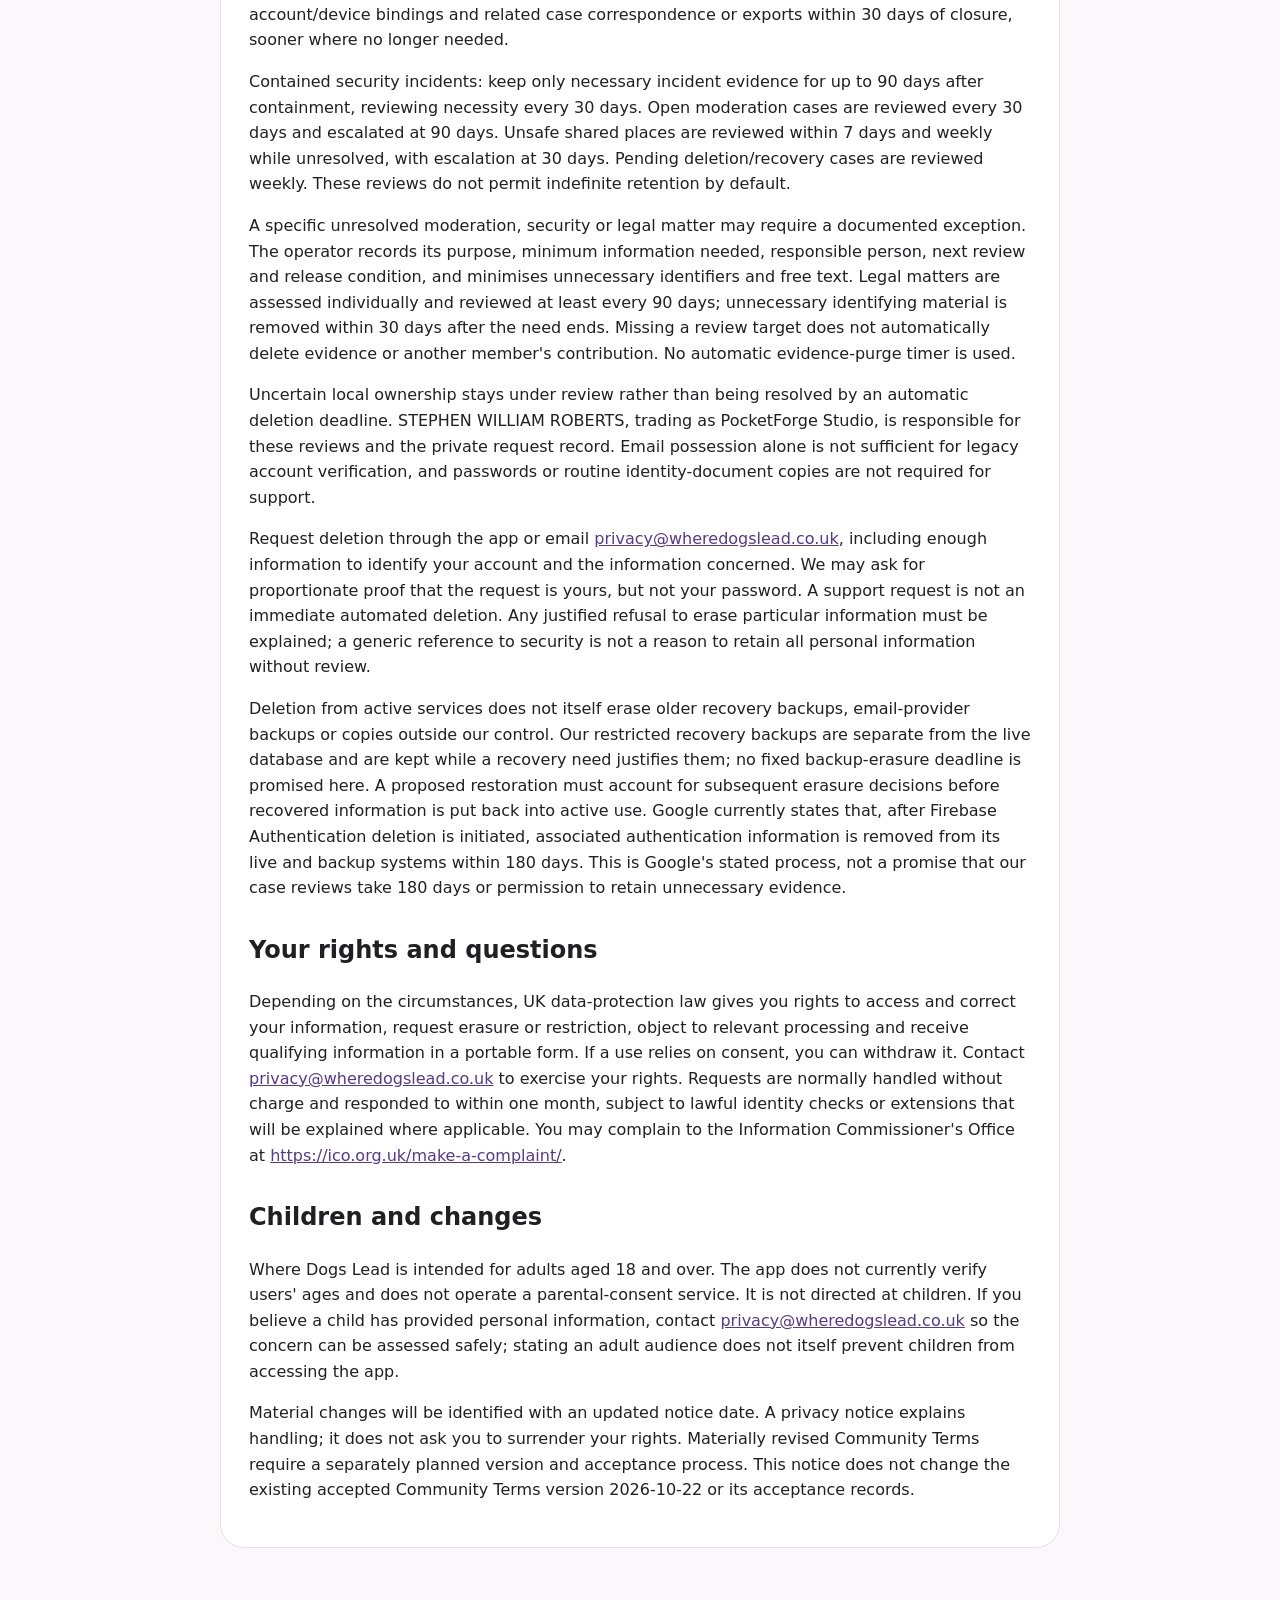
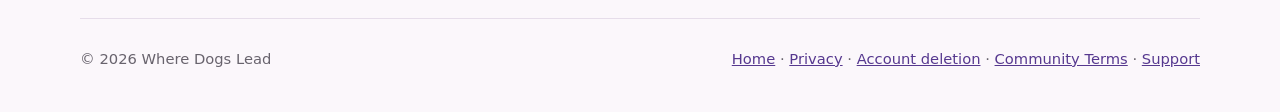
<file: privacy.html>
<!doctype html>
<html lang="en-GB"><head><meta charset="utf-8"><meta name="viewport" content="width=device-width, initial-scale=1"><meta name="description" content="Privacy Policy for Where Dogs Lead."><title>Privacy Policy — Where Dogs Lead</title><link rel="stylesheet" href="styles.css"><style>.site-header{flex-wrap:wrap}nav{flex-wrap:wrap}.content-card{overflow-wrap:anywhere}.terms-copy{white-space:pre-wrap;font:inherit;margin:0}@media(max-width:480px){.site-header{gap:12px;padding-bottom:12px}.content-card{padding:20px}}</style></head>
<body><header class="site-header"><a class="brand" href="index.html"><span class="paw" aria-hidden="true">🐾</span><span>Where Dogs Lead</span></a><nav aria-label="Policy navigation"><a href="privacy.html">Privacy</a><a href="account-deletion.html">Account deletion</a><a href="community-terms.html">Community Terms</a><a href="support.html">Support</a></nav></header><main class="page"><h1>Privacy Policy</h1><p class="lead">Last updated: 26 October 2026</p><section class="content-card"><h2>Who is responsible</h2>
<p>Where Dogs Lead is a dog-walking and community app operated by STEPHEN WILLIAM ROBERTS, an individual developer trading as PocketForge Studio. PocketForge Studio is a trading name, not a registered limited company. The postal contact address is 12 Albert Avenue GRANGEMOUTH FK3 9AT United Kingdom. Where this notice says &#x27;we&#x27;, it means that individual operator, who is the data controller. Contact <a href="mailto:privacy@wheredogslead.co.uk">privacy@wheredogslead.co.uk</a> about personal information and <a href="mailto:support@wheredogslead.co.uk">support@wheredogslead.co.uk</a> for general help. Our public account-deletion information is at <a href="https://wheredogslead.co.uk/account-deletion.html">https://wheredogslead.co.uk/account-deletion.html</a>.</p>
<h2>Your account</h2>
<p>Firebase Authentication handles registration, sign-in, email verification and password reset. It processes your email address, account identifier, account display name where supplied, credentials and technical authentication information. The app passes the password you enter to Firebase for authentication; passwords are not included in community documents or the app&#x27;s profile database. Never send us a password by email. Deleting the Firebase sign-in account does not itself delete Firestore documents or data stored on a device.</p>
<h2>Profiles, walks, location and photos</h2>
<p>The app stores profile and dog details, selected or captured image references, saved walks, routes, distances, durations, dates and associated photo locations on your device. Main profile, dog and saved-walk database records are separated by signed-in account. The inspected app does not upload this main database or its photo files to Firestore or Firebase Storage as a cloud backup.</p>
<p>With the relevant Android permissions, an adventure you start records location points and can continue through a foreground location service when the screen is off or the app is minimised. Location is also used for map/location selection, nearby-place distances and weather outside an active walk. These uses should not be confused with continuous walk recording. Revoking permission limits the features that need it.</p>
<p>Local GPS diagnostic records can contain precise coordinates, times, accuracy, movement and device/permission information. The app also stores walk recovery state and pending unsaved adventures. You can choose to export and share a diagnostic file; the current code does not automatically send the raw diagnostic database to our servers. Anyone you choose to share a file with receives the information in it. Photos may be stored in app files or your gallery, and selected images may remain in their original location.</p>
<h2>Community information other members can see</h2>
<p>Places you submit include a name, category, notes, map coordinates, dog-friendly status and optional area, with a creator account identifier and creation time on new records. Reviews include a public name, account identifier, rating, comment and timestamp. These community records are readable by other signed-in members. Display names, place titles and review excerpts may also appear when identifying the target of a report or a saved block. Public names are not verified identities. Some older places have no creator identifier.</p>
<p>Your email address and private local profile, dog and walk records are not published as community fields by these features. However, an account identifier can link contributions together, and anything you put in public free text can identify you or another person. Community information is not anonymous merely because a screen abbreviates an identifier. Do not include private contact details, home locations or other unnecessary personal information in contributions.</p>
<h2>Terms, blocks, reports and moderation</h2>
<p>Terms receipts contain the accepting account&#x27;s identifier, terms version and server-confirmed acceptance time. You can access your own receipt; authorised administrators can read receipts under the launch access controls.</p>
<p>Your own private block list contains blocked account identifiers and the time each block was created. Other members and ordinary administrator app sessions cannot read your list; authorised service operators with appropriate Firebase administrative access may access it. Blocking changes what you see and the ratings shown to you. It does not make public contributions inaccessible to the blocked person or delete those contributions. Legacy content without an attributable author cannot be filtered by author.</p>
<p>Reports contain the reporter&#x27;s identifier, the reported place, review or attributable account identifiers, a reason, any permitted explanation, creation time and status. User reports may reference the review evidencing the reported author. Moderation can add reviewer identifiers, review time and private notes. Reports and notes are not readable by ordinary app users, including the reporter. Authorised administrators and service operators can review them. Reports can include information about you supplied by another member.</p>
<p>Posting-access records contain the affected account identifier, whether posting is suspended, and the administrator identifier and time of the latest change. You can check your own posting status; authorised administrators manage these records. They restrict new community submissions, rather than deleting your account. Report outcomes and posting suspensions are administrator actions; the current app does not use automated report scoring to decide them.</p>
<h2>Why we use information</h2>
<p>We use information to provide account access, the walk/profile/photo/map/weather features you request, community publishing, safety preferences, report handling and support, and to protect users and operate the service.</p>
<p>We rely on performance of our service contract (UK GDPR Article 6(1)(b)) where necessary to provide the features you request: account access, profiles, walks, optional photo features, maps/weather, publication of your contributions, your block preferences and the current terms receipt needed for posting. This does not justify unnecessary collection or unrelated uses.</p>
<p>We rely on legitimate interests (Article 6(1)(f)) for proportionate moderation, abuse prevention, security and diagnostic investigations, general enquiries and limited evidence genuinely needed for unresolved safety or security matters. Our interests are operating a safe, reliable service and protecting members and their information. We assess necessity and the impact on individuals, restrict access, minimise identifying details and review retention. You may object to processing based on legitimate interests; we will assess the circumstances and explain our response.</p>
<p>We rely on legal obligation (Article 6(1)(c)) where necessary to handle data-protection rights, including proportionate identity checks and erasure requests under the UK GDPR. A specific legal hold needs an identified obligation or justified purpose; there is no general requirement to retain all safety records. Service-related support is part of providing the requested service; other support is covered by the limited legitimate interests above.</p>
<p>Android permissions and Community Terms acceptance are not blanket GDPR consent. Optional features remain optional. The initial release is completely free, with no adverts, subscriptions or paid features. Any future optional premium offering or material change in data use will be reviewed and explained before introduction.</p>
<h2>Service providers and sharing</h2>
<p>Google Firebase Authentication and Cloud Firestore process account and community information for the app. Google Maps and Google Play services provide maps and device-location functions and can process the location/technical information needed for those services. Weather requests go directly from the app to Open-Meteo and include latitude and longitude in the request URL; its servers also receive ordinary connection information such as an IP address. The inspected request does not include your Firebase account identifier or email. Coordinates are not rounded by this request code and may be precise.</p>
<p>The current app configuration contains no Firebase Analytics or Crashlytics integration and no advertising integration was found. We do not sell personal information. If you contact support or share a diagnostic file or image, the recipient receives what you send; avoid including unnecessary information. Support correspondence used as deletion/moderation evidence follows the relevant case retention schedule below; it is separate from the in-app account database.</p>
<p>OpenMeteo GmbH describes itself as an independent controller for the API information it processes. Its published policy says troubleshooting logs may contain IP addresses and geographical coordinates and are deleted after 90 days. This provider period is separate from our own safety-record schedule; weather requests should not be assumed to be processed only in memory. The initial free, advert-free release uses the non-commercial API subject to its applicable terms. Commercial licensing will be reviewed before any future monetisation.</p>
<p>Our public website is hosted on GitHub Pages. It serves static pages; the inspected pages contain no analytics scripts, submission forms or cookie-setting responses. GitHub says it logs visitor IP addresses for security, whether or not the visitor has a GitHub account. This is not a promise that the hosting provider keeps no technical records.</p>
<p>Privacy and support emails are forwarded through hosts.co.uk to the operator&#x27;s Gmail account. The forwarding service and Google process message, addressing and ordinary delivery/security information needed for correspondence. The operator checks the forwarded mailboxes, including spam, daily. Case-related correspondence follows the relevant case review schedule below. General enquiries are kept only while needed for the enquiry or a separately justified matter; no unverified fixed mailbox, spam-folder or provider-backup deletion period is asserted.</p>
<p>Provider information: <a href="https://firebase.google.com/support/privacy">https://firebase.google.com/support/privacy</a>, <a href="https://firebase.google.com/terms/data-processing-terms">https://firebase.google.com/terms/data-processing-terms</a>, <a href="https://policies.google.com/privacy">https://policies.google.com/privacy</a>, <a href="https://docs.github.com/en/site-policy/privacy-policies/github-general-privacy-statement">https://docs.github.com/en/site-policy/privacy-policies/github-general-privacy-statement</a> and <a href="https://open-meteo.com/en/terms">https://open-meteo.com/en/terms</a>. These links do not replace our responsibility to explain our own handling.</p>
<h2>Where information is processed and protected</h2>
<p>Local app records are held on your device. The default production Firestore database is in Google&#x27;s eur3 European multi-region; the deletion service runs in europe-west1. These are not UK-only locations and do not establish where all provider or support processing takes place. Firebase states its Authentication service processes data exclusively in US data centres. Gmail, GitHub and other provider operations can also involve processing outside the UK. We do not claim Open-Meteo requests or forwarded emails remain within a particular country.</p>
<p>Google publishes Firebase data-processing terms and, for services governed by Google Cloud terms, the Cloud Data Processing Addendum. These include international-transfer provisions. Google and GitHub publish participation in the EU–US Data Privacy Framework and its UK Extension for covered transfers; Google&#x27;s terms also provide contractual transfer safeguards where applicable. Coverage depends on the service, recipient and transfer: this is not a claim that every provider or transfer is covered by one mechanism. Contact <a href="mailto:privacy@wheredogslead.co.uk">privacy@wheredogslead.co.uk</a> for relevant provider terms and available safeguard details for a particular request.</p>
<p>App and Firebase access controls restrict community/private records, and network services use encrypted connections in normal production operation. Operator access is separate from mobile security rules and must be restricted appropriately. No system can guarantee complete security. Clearing app storage or uninstalling can remove valuable local data and is not a substitute for deleting cloud records; this notice is not an instruction to do either.</p>
<h2>Account deletion and signed-out recovery</h2>
<p>After you confirm your current password, routine cloud cleanup starts automatically. A private request is bound to your account and device challenge. You do not need to email us or wait for an administrator to approve an ordinary request. Community posting is paused for that account during cleanup. Your sign-in account is kept until the required cloud cleanup is ready. Shared contributions, existing safety evidence or uncertain ownership may require individual review; the app explains when a request remains pending. Contact <a href="mailto:privacy@wheredogslead.co.uk">privacy@wheredogslead.co.uk</a> for an exceptional or interrupted request.</p>
<p>The trusted process removes your linked reviews, Community Terms receipt and own/incoming blocking references. Places attributable to your account are removed where this can be done safely without deleting another member&#x27;s contribution. Shared places are hidden privately pending review, with other members&#x27; reviews preserved. Useful non-identifying place information may be restored after its creator link and identifying text/location details have been reviewed and removed. Reports, posting suspensions and other safety evidence receive an individual necessity and retention decision rather than being blindly erased.</p>
<p>We keep minimal private request and recovery records where needed to resume interrupted work, verify completion and prevent deleted information being restored. Routine deletion does not require a manual approval dossier. These records and any necessary safety evidence remain subject to the necessity reviews, retention limits and justified holds below. No automatic evidence purge is enabled.</p>
<p>After cloud readiness, the app deletes the Firebase sign-in account and then removes that account&#x27;s confirmed local profile, dog and saved-walk records and applicable per-account files/preferences. Interrupted steps remain pending and can be retried; some removals may already have happened. A private case journal, account/device binding and local deletion receipt may be needed until verified completion.</p>
<p>If the original Firebase session has ended, the operator can reconcile the original case without asking you to sign in as a deleted account. We require independent, verifiable historical account/case evidence for an unbound legacy request; an email address, a newly registered same-email account or a public account identifier alone is insufficient. The service checks the original Auth account is absent, required cleanup is complete and the device binding is valid before issuing a short-lived signed confirmation. A disabled account or failed lookup is not treated as deletion. Uncertain or conflicting cases stay pending for review.</p>
<h2>Local ownership and external copies</h2>
<p>Shared or legacy GPS diagnostics, exports, photos, local places, pending/recovery records and device-wide preferences may lack reliable account ownership. We preserve uncertain records while ownership is reviewed so that another account&#x27;s walks, profiles or photos are not erased. Records confirmed to concern the deleting account need an agreed, narrowly scoped removal; unknown ownership is not a reason to report deletion complete. An operator review of the exact remaining data fingerprint is required before any supported recovery attestation can clear an ownership hold.</p>
<p>We do not ask you to clear all app storage, uninstall the app or delete shared media as an account-deletion shortcut. The app cannot automatically remove every gallery original, SDK cache or inaccessible device-only copy. Removing a creator identifier alone is not sufficient anonymisation if remaining text or coordinates still identify someone.</p>
<p>Copies you or others saved or shared outside the app are not remotely withdrawn by account deletion. We cannot erase files held solely on an inaccessible device through a website request. Contact <a href="mailto:privacy@wheredogslead.co.uk">privacy@wheredogslead.co.uk</a> to identify a remaining-data concern; a web request must not require you to reinstall the app to begin it.</p>
<h2>Retention and deletion requests</h2>
<p>We remove ordinary linked account information through verified deletion unless a specific, reviewed need justifies retaining limited evidence. These are our operational retention limits and review targets, not legal minimum periods or a blanket security exception.</p>
<p>Dismissed or irrelevant reports: remove or irreversibly anonymise unnecessary information within 7 days of the decision, after checking any genuine outstanding hold. Resolved moderation cases and verified deletion/recovery cases: remove unnecessary identifying evidence, account/device bindings and related case correspondence or exports within 30 days of closure, sooner where no longer needed.</p>
<p>Contained security incidents: keep only necessary incident evidence for up to 90 days after containment, reviewing necessity every 30 days. Open moderation cases are reviewed every 30 days and escalated at 90 days. Unsafe shared places are reviewed within 7 days and weekly while unresolved, with escalation at 30 days. Pending deletion/recovery cases are reviewed weekly. These reviews do not permit indefinite retention by default.</p>
<p>A specific unresolved moderation, security or legal matter may require a documented exception. The operator records its purpose, minimum information needed, responsible person, next review and release condition, and minimises unnecessary identifiers and free text. Legal matters are assessed individually and reviewed at least every 90 days; unnecessary identifying material is removed within 30 days after the need ends. Missing a review target does not automatically delete evidence or another member&#x27;s contribution. No automatic evidence-purge timer is used.</p>
<p>Uncertain local ownership stays under review rather than being resolved by an automatic deletion deadline. STEPHEN WILLIAM ROBERTS, trading as PocketForge Studio, is responsible for these reviews and the private request record. Email possession alone is not sufficient for legacy account verification, and passwords or routine identity-document copies are not required for support.</p>
<p>Request deletion through the app or email <a href="mailto:privacy@wheredogslead.co.uk">privacy@wheredogslead.co.uk</a>, including enough information to identify your account and the information concerned. We may ask for proportionate proof that the request is yours, but not your password. A support request is not an immediate automated deletion. Any justified refusal to erase particular information must be explained; a generic reference to security is not a reason to retain all personal information without review.</p>
<p>Deletion from active services does not itself erase older recovery backups, email-provider backups or copies outside our control. Our restricted recovery backups are separate from the live database and are kept while a recovery need justifies them; no fixed backup-erasure deadline is promised here. A proposed restoration must account for subsequent erasure decisions before recovered information is put back into active use. Google currently states that, after Firebase Authentication deletion is initiated, associated authentication information is removed from its live and backup systems within 180 days. This is Google&#x27;s stated process, not a promise that our case reviews take 180 days or permission to retain unnecessary evidence.</p>
<h2>Your rights and questions</h2>
<p>Depending on the circumstances, UK data-protection law gives you rights to access and correct your information, request erasure or restriction, object to relevant processing and receive qualifying information in a portable form. If a use relies on consent, you can withdraw it. Contact <a href="mailto:privacy@wheredogslead.co.uk">privacy@wheredogslead.co.uk</a> to exercise your rights. Requests are normally handled without charge and responded to within one month, subject to lawful identity checks or extensions that will be explained where applicable. You may complain to the Information Commissioner&#x27;s Office at <a href="https://ico.org.uk/make-a-complaint/">https://ico.org.uk/make-a-complaint/</a>.</p>
<h2>Children and changes</h2>
<p>Where Dogs Lead is intended for adults aged 18 and over. The app does not currently verify users&#x27; ages and does not operate a parental-consent service. It is not directed at children. If you believe a child has provided personal information, contact <a href="mailto:privacy@wheredogslead.co.uk">privacy@wheredogslead.co.uk</a> so the concern can be assessed safely; stating an adult audience does not itself prevent children from accessing the app.</p>
<p>Material changes will be identified with an updated notice date. A privacy notice explains handling; it does not ask you to surrender your rights. Materially revised Community Terms require a separately planned version and acceptance process. This notice does not change the existing accepted Community Terms version 2026-10-22 or its acceptance records.</p></section></main><footer><p>© 2026 Where Dogs Lead</p><p><a href="index.html">Home</a> · <a href="privacy.html">Privacy</a> · <a href="account-deletion.html">Account deletion</a> · <a href="community-terms.html">Community Terms</a> · <a href="support.html">Support</a></p></footer></body></html>
</file>
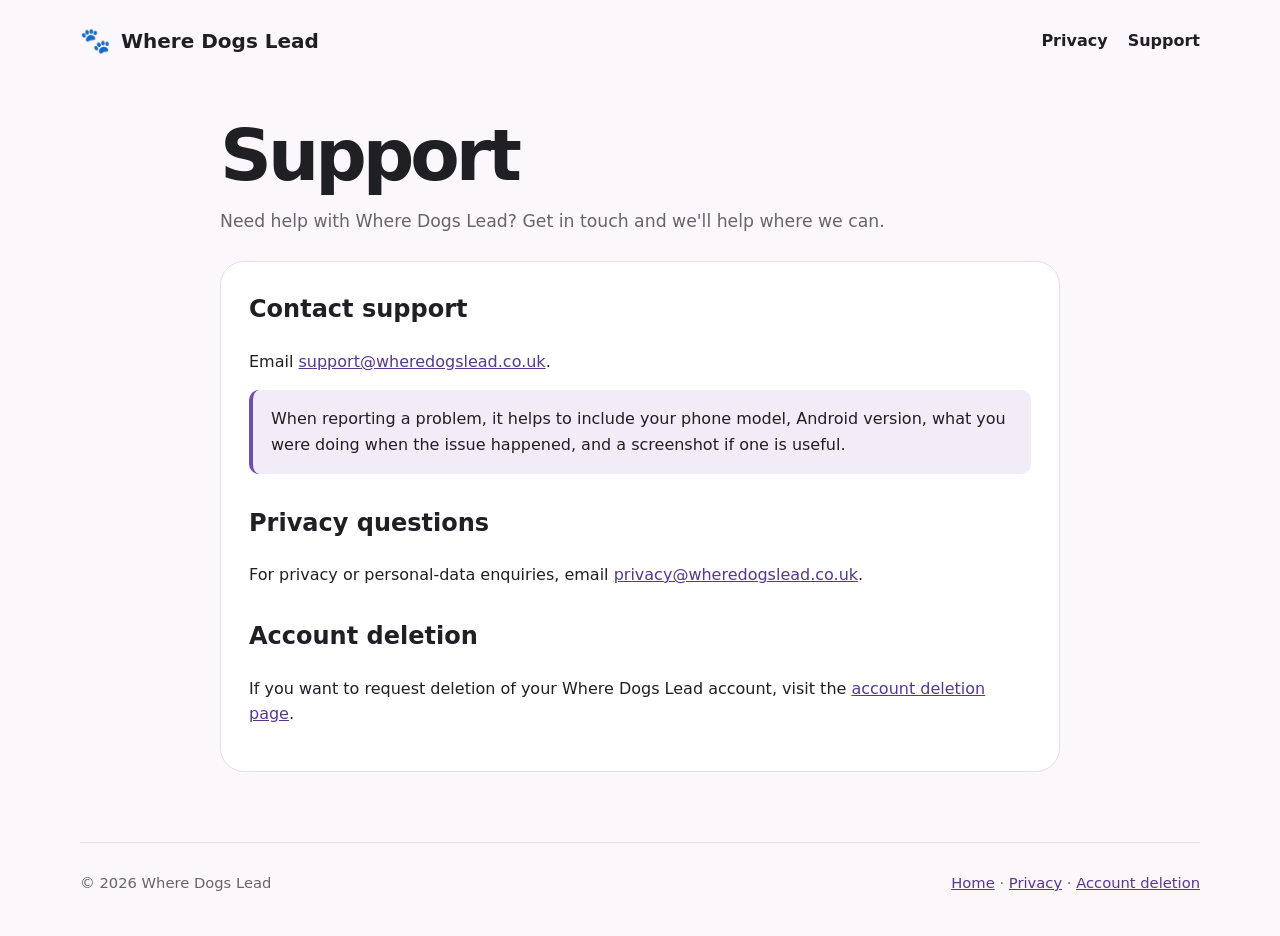
<file: support.html>
<!doctype html>
<html lang="en">
<head>
  <meta charset="utf-8">
  <meta name="viewport" content="width=device-width, initial-scale=1">
  <meta name="description" content="Support for the Where Dogs Lead app.">
  <title>Support — Where Dogs Lead</title>
  <link rel="stylesheet" href="styles.css">
</head>
<body>
  <header class="site-header">
    <a class="brand" href="index.html"><span class="paw" aria-hidden="true">🐾</span><span>Where Dogs Lead</span></a>
    <nav aria-label="Main navigation"><a href="privacy.html">Privacy</a><a href="support.html">Support</a></nav>
  </header>

  <main class="page">
    <h1>Support</h1>
    <p class="lead">Need help with Where Dogs Lead? Get in touch and we'll help where we can.</p>

    <section class="content-card">
      <h2>Contact support</h2>
      <p>
        Email <a href="mailto:support@wheredogslead.co.uk">support@wheredogslead.co.uk</a>.
      </p>

      <p class="notice">
        When reporting a problem, it helps to include your phone model, Android version, what you were doing when the
        issue happened, and a screenshot if one is useful.
      </p>

      <h2>Privacy questions</h2>
      <p>
        For privacy or personal-data enquiries, email
        <a href="mailto:privacy@wheredogslead.co.uk">privacy@wheredogslead.co.uk</a>.
      </p>

      <h2>Account deletion</h2>
      <p>
        If you want to request deletion of your Where Dogs Lead account, visit the
        <a href="account-deletion.html">account deletion page</a>.
      </p>
    </section>
  </main>

  <footer>
    <p>© 2026 Where Dogs Lead</p>
    <p><a href="index.html">Home</a> · <a href="privacy.html">Privacy</a> · <a href="account-deletion.html">Account deletion</a></p>
  </footer>
</body>
</html>
</file>
<file: styles.css>
:root {
  --bg: #fbf7fb;
  --surface: #ffffff;
  --surface-soft: #f2ecf6;
  --text: #201f24;
  --muted: #68636d;
  --accent: #6f4db2;
  --accent-dark: #56388f;
  --line: #e6ddea;
  --shadow: 0 18px 50px rgba(51, 33, 69, 0.10);
}

* { box-sizing: border-box; }

html { scroll-behavior: smooth; }

body {
  margin: 0;
  font-family: system-ui, -apple-system, BlinkMacSystemFont, "Segoe UI", sans-serif;
  color: var(--text);
  background: var(--bg);
  line-height: 1.6;
}

a { color: var(--accent-dark); }

.site-header {
  width: min(1120px, calc(100% - 36px));
  margin: 0 auto;
  min-height: 82px;
  display: flex;
  align-items: center;
  justify-content: space-between;
  gap: 24px;
}

.brand {
  display: inline-flex;
  align-items: center;
  gap: 10px;
  text-decoration: none;
  color: var(--text);
  font-size: 1.25rem;
  font-weight: 800;
}

.paw { font-size: 1.55rem; }

nav {
  display: flex;
  gap: 20px;
}

nav a {
  color: var(--text);
  text-decoration: none;
  font-weight: 650;
}

nav a:hover,
footer a:hover { text-decoration: underline; }

.hero {
  width: min(1120px, calc(100% - 36px));
  margin: 32px auto 0;
}

.hero-card {
  min-height: 500px;
  padding: clamp(42px, 8vw, 92px);
  border: 1px solid var(--line);
  border-radius: 34px;
  background:
    radial-gradient(circle at top right, rgba(111, 77, 178, 0.12), transparent 34%),
    var(--surface);
  box-shadow: var(--shadow);
  display: flex;
  flex-direction: column;
  align-items: flex-start;
  justify-content: center;
}

.hero-paw { font-size: 3.2rem; }

.eyebrow {
  margin: 12px 0 2px;
  color: var(--accent-dark);
  font-weight: 800;
  letter-spacing: 0.04em;
  text-transform: uppercase;
  font-size: 0.86rem;
}

h1 {
  margin: 0;
  font-size: clamp(3rem, 8vw, 6.2rem);
  line-height: 0.98;
  letter-spacing: -0.055em;
}

.tagline {
  margin: 18px 0 12px;
  font-size: clamp(1.45rem, 3vw, 2rem);
  font-weight: 750;
}

.intro {
  max-width: 680px;
  margin: 0;
  color: var(--muted);
  font-size: 1.12rem;
}

.actions {
  display: flex;
  flex-wrap: wrap;
  gap: 12px;
  margin-top: 30px;
}

.button {
  display: inline-block;
  padding: 12px 19px;
  border-radius: 999px;
  text-decoration: none;
  font-weight: 750;
}

.primary {
  color: white;
  background: var(--accent);
}

.primary:hover { background: var(--accent-dark); }

.secondary {
  color: var(--text);
  background: var(--surface-soft);
  border: 1px solid var(--line);
}

.coming-soon {
  margin: 24px 0 0;
  color: var(--muted);
  font-size: 0.95rem;
}

.features {
  width: min(1120px, calc(100% - 36px));
  margin: 26px auto 70px;
  display: grid;
  grid-template-columns: repeat(3, 1fr);
  gap: 18px;
}

.features article,
.content-card {
  background: var(--surface);
  border: 1px solid var(--line);
  border-radius: 24px;
  padding: 28px;
}

.features article > span { font-size: 2rem; }
.features h2 { margin: 10px 0 8px; font-size: 1.25rem; }
.features p { margin: 0; color: var(--muted); }

.page {
  width: min(840px, calc(100% - 36px));
  margin: 38px auto 70px;
}

.page h1 {
  font-size: clamp(2.5rem, 7vw, 4.5rem);
  margin-bottom: 12px;
}

.page .lead {
  color: var(--muted);
  font-size: 1.08rem;
}

.content-card { margin-top: 26px; }

.content-card h2 { margin-top: 30px; }
.content-card h2:first-child { margin-top: 0; }
.content-card ul { padding-left: 24px; }
.content-card li + li { margin-top: 8px; }

.notice {
  background: var(--surface-soft);
  border-left: 4px solid var(--accent);
  padding: 16px 18px;
  border-radius: 10px;
}

footer {
  width: min(1120px, calc(100% - 36px));
  margin: 0 auto;
  padding: 28px 0 42px;
  border-top: 1px solid var(--line);
  display: flex;
  justify-content: space-between;
  gap: 18px;
  color: var(--muted);
  font-size: 0.92rem;
}

footer p { margin: 0; }

@media (max-width: 720px) {
  .site-header {
    min-height: 72px;
    align-items: flex-start;
    padding-top: 18px;
  }

  nav { gap: 12px; font-size: 0.92rem; }

  .hero { margin-top: 18px; }
  .hero-card { min-height: 450px; border-radius: 26px; padding: 38px 26px; }

  .features { grid-template-columns: 1fr; }

  footer {
    flex-direction: column;
    padding-bottom: 30px;
  }
}
</file>
